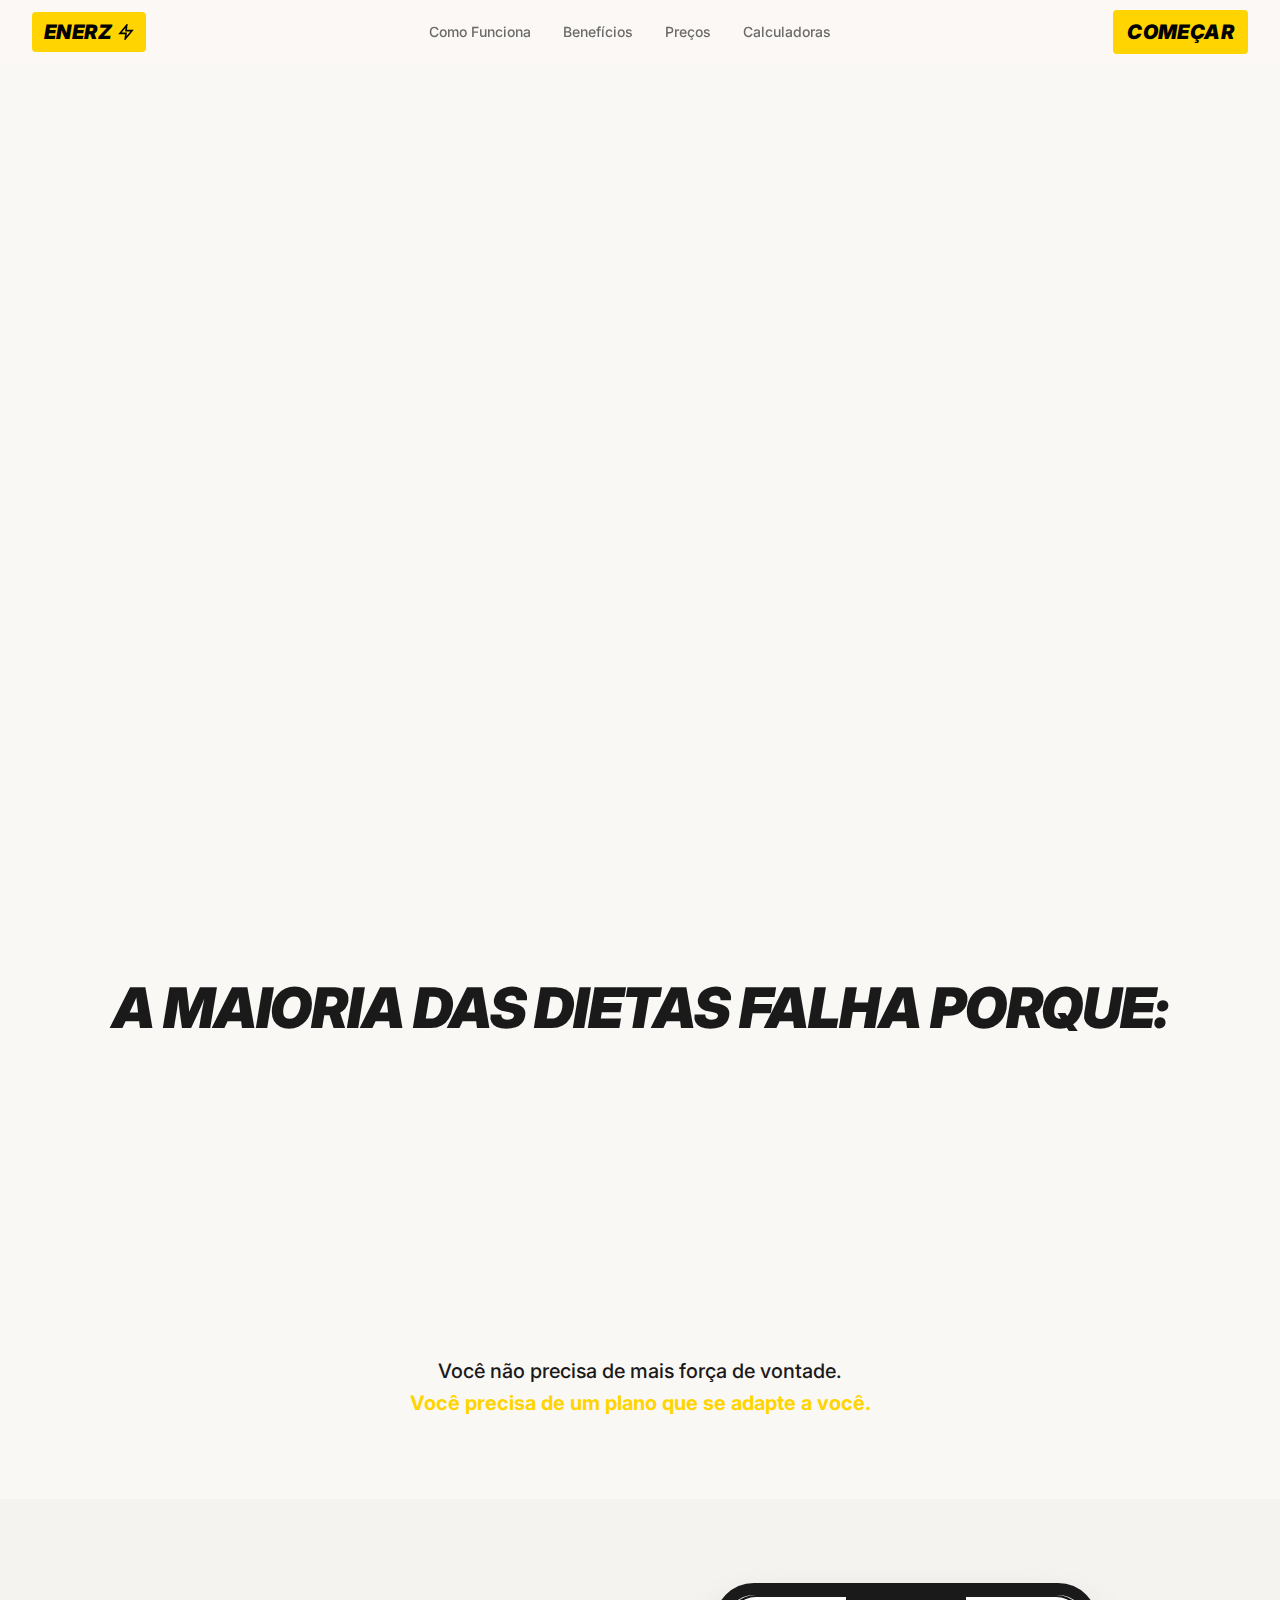
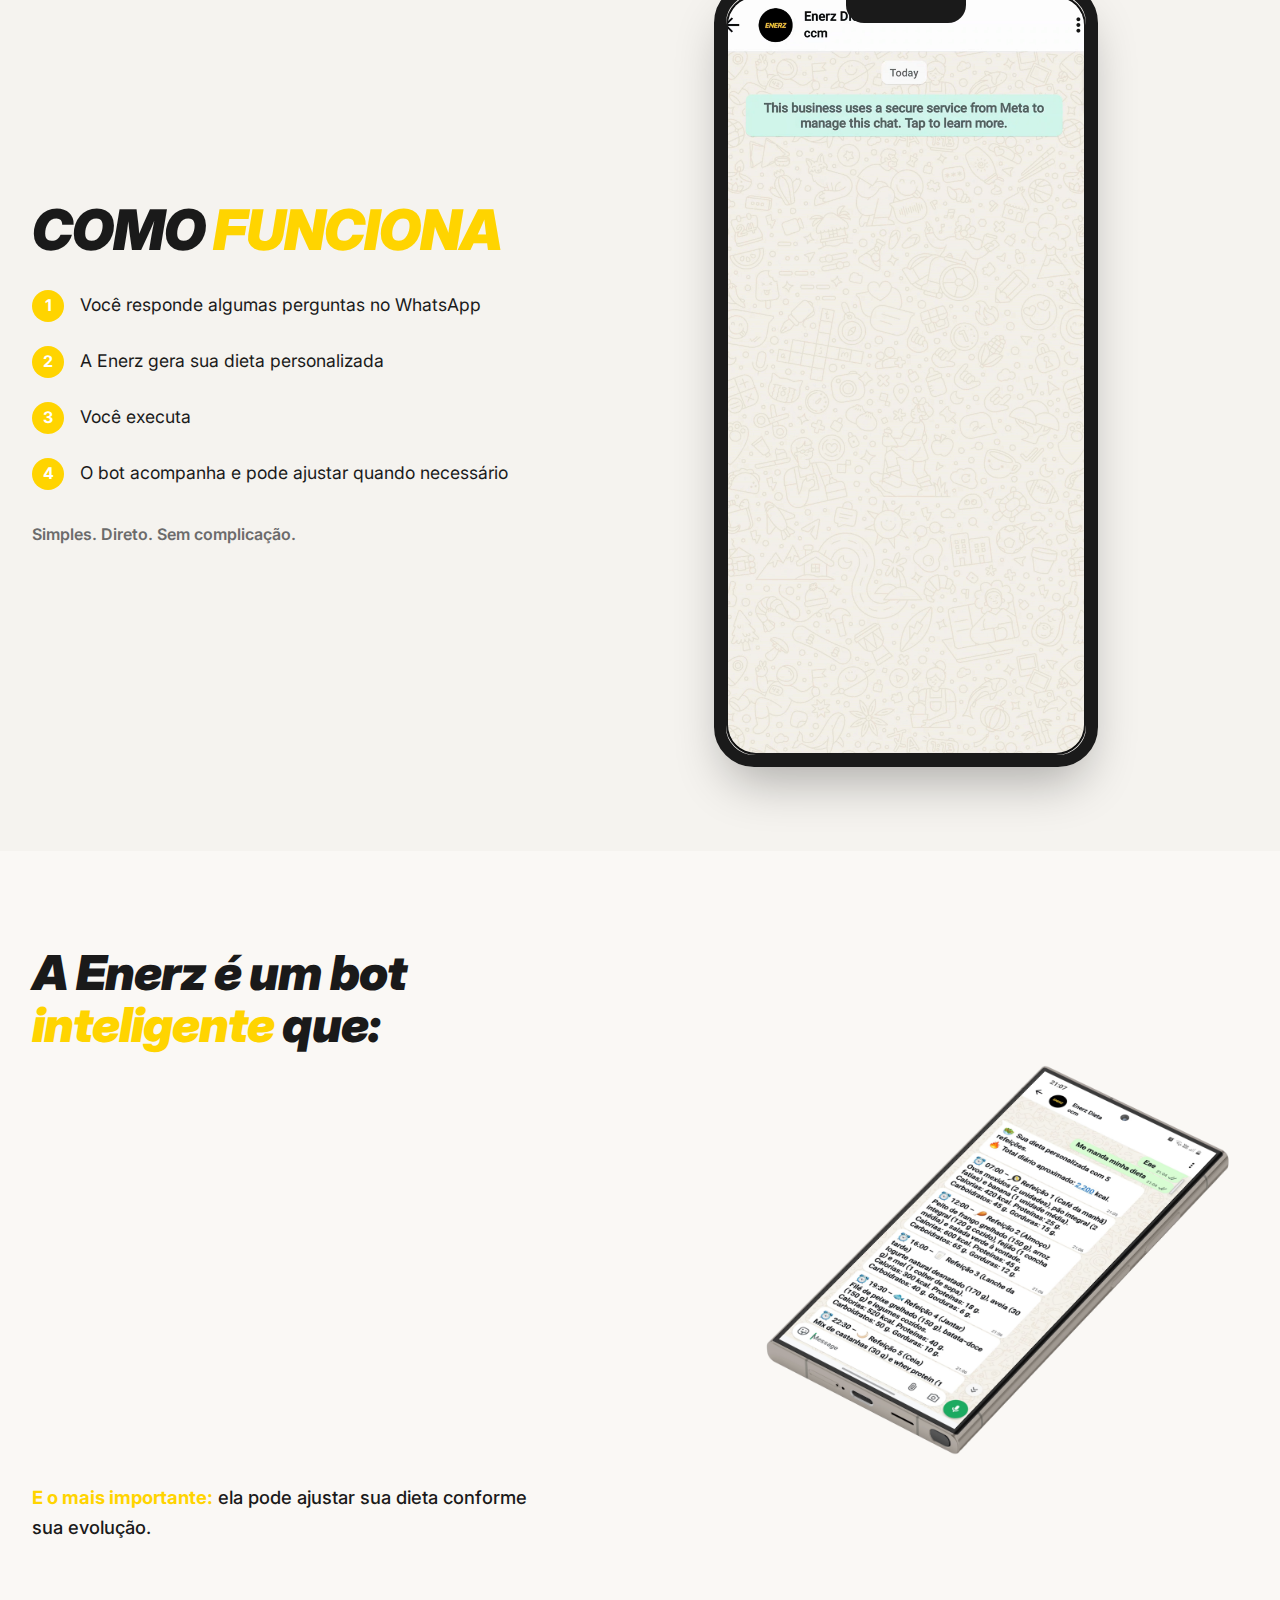
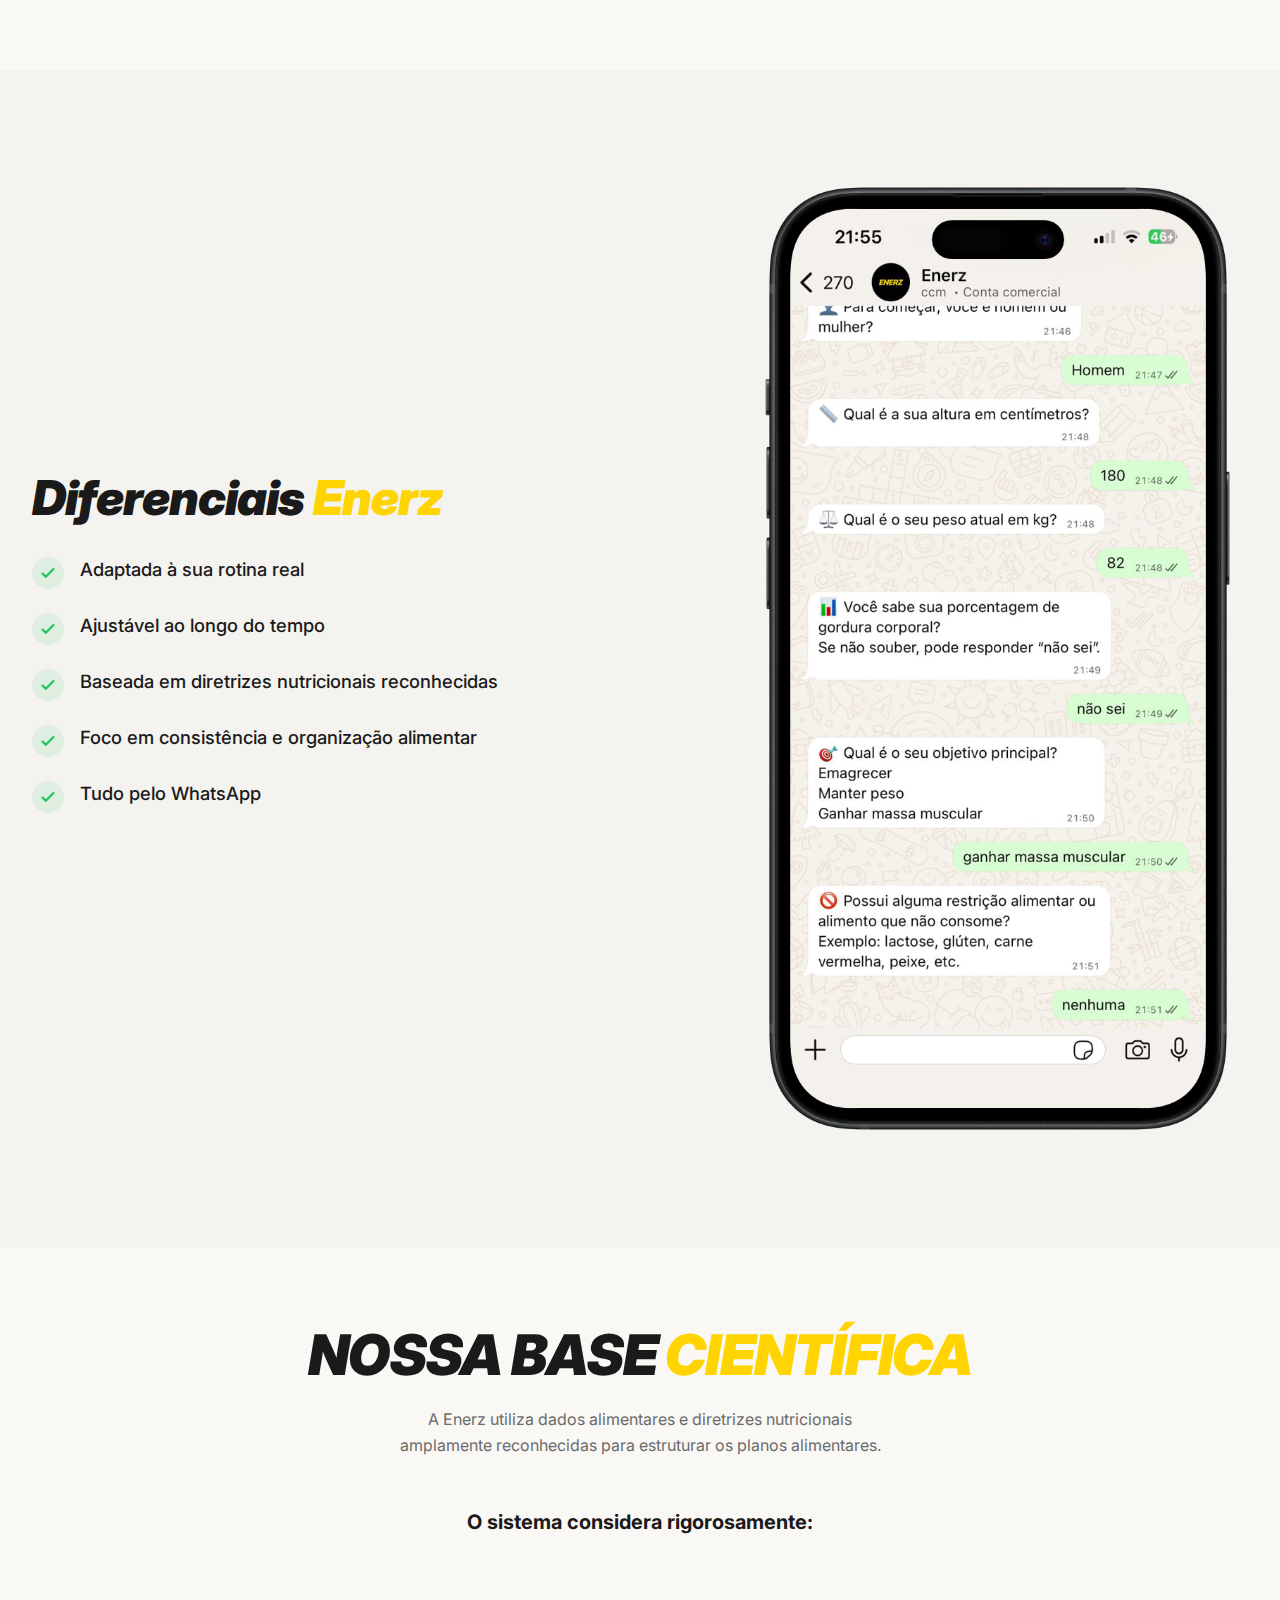
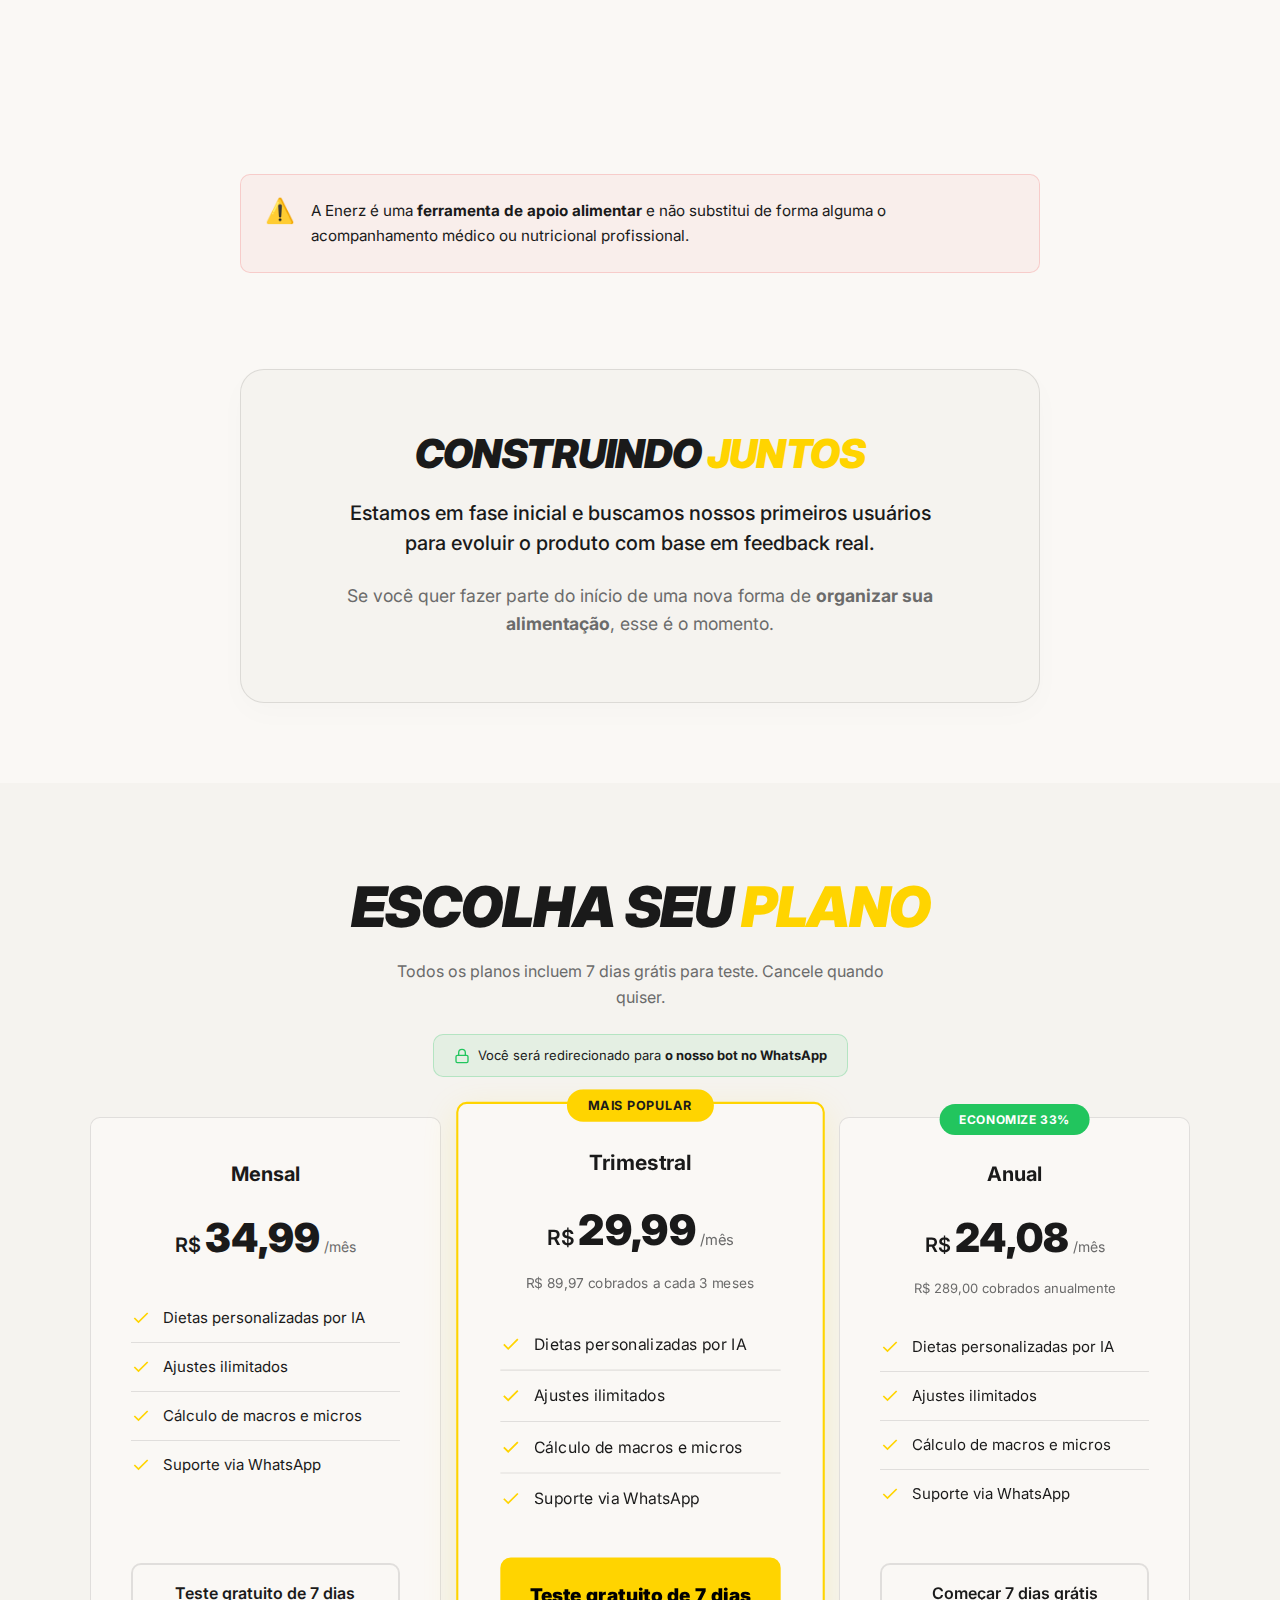
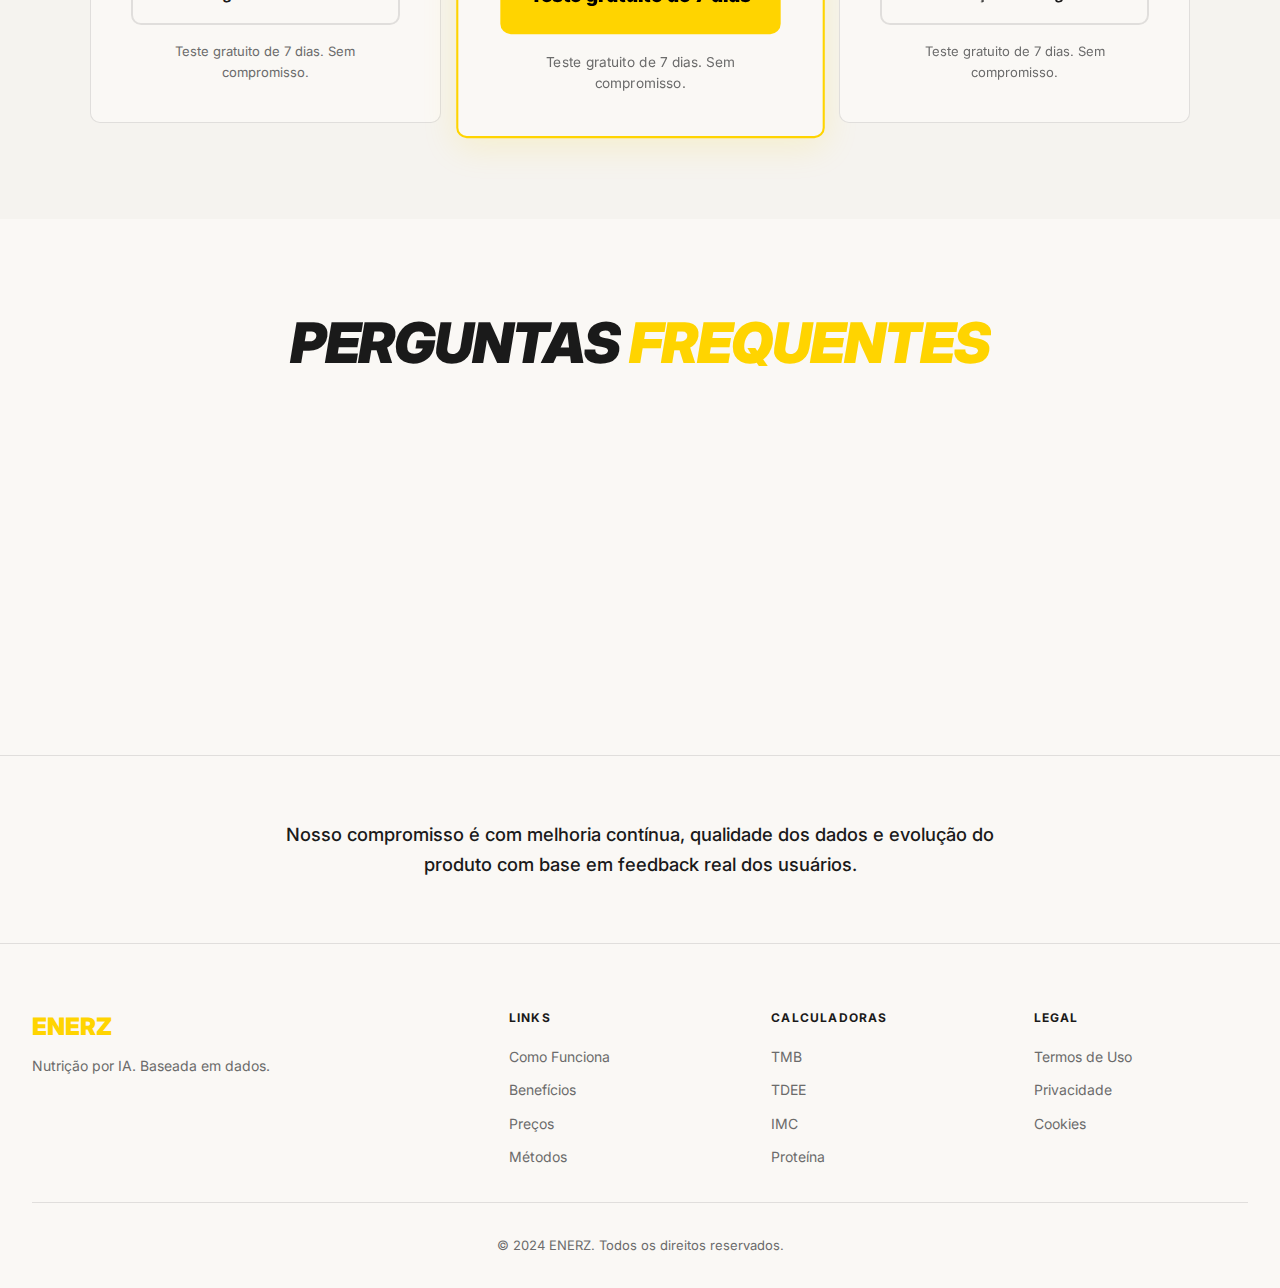
<file: index.html>
<!DOCTYPE html>
<html lang="pt-BR">

<head>
    <meta charset="UTF-8">
    <meta name="viewport" content="width=device-width, initial-scale=1.0, viewport-fit=cover">
    <meta name="description"
        content="Sua dieta em 3 minutos. Baseada em dados, não em promessas. Foco em qualidade e precisão com IA.">
    <meta name="theme-color" content="#FAF8F5">
    <title>ENERZ | Nutrição por IA</title>
    <link rel="icon" type="image/png" href="enerz.png">

    <!-- Preload critical assets -->
    <link rel="preconnect" href="https://fonts.googleapis.com">
    <link rel="preconnect" href="https://fonts.gstatic.com" crossorigin>
    <link href="https://fonts.googleapis.com/css2?family=Inter:wght@400;500;600;700;900&display=swap" rel="stylesheet">

    <link rel="stylesheet" href="styles.css">

    <!-- Microsoft Clarity -->
    <script type="text/javascript">
        (function (c, l, a, r, i, t, y) {
            c[a] = c[a] || function () { (c[a].q = c[a].q || []).push(arguments) };
            t = l.createElement(r); t.async = 1; t.src = "https://www.clarity.ms/tag/" + i;
            y = l.getElementsByTagName(r)[0]; y.parentNode.insertBefore(t, y);
        })(window, document, "clarity", "script", "v8k1nxbbd2");
    </script>

    <!-- Meta Pixel Code -->
    <script>
        !function (f, b, e, v, n, t, s) {
            if (f.fbq) return; n = f.fbq = function () {
                n.callMethod ?
                    n.callMethod.apply(n, arguments) : n.queue.push(arguments)
            };
            if (!f._fbq) f._fbq = n; n.push = n; n.loaded = !0; n.version = '2.0';
            n.queue = []; t = b.createElement(e); t.async = !0;
            t.src = v; s = b.getElementsByTagName(e)[0];
            s.parentNode.insertBefore(t, s)
        }(window, document, 'script',
            'https://connect.facebook.net/en_US/fbevents.js');
        fbq('init', '1793118674712620');
        fbq('track', 'PageView');
    </script>
    <noscript><img height="1" width="1" style="display:none"
            src="https://www.facebook.com/tr?id=1793118674712620&ev=PageView&noscript=1" /></noscript>
</head>

<body>
    <!-- Navbar -->
    <nav class="navbar" id="navbar">
        <div class="navbar-container">
            <a href="#" class="logo">
                ENERZ
                <svg width="16" height="16" viewBox="0 0 24 24" fill="none" stroke="currentColor" stroke-width="2.5">
                    <polygon points="13 2 3 14 12 14 11 22 21 10 12 10 13 2"></polygon>
                </svg>
            </a>

            <div class="nav-links">
                <a href="#como-funciona">Como Funciona</a>
                <a href="#beneficios">Benefícios</a>
                <a href="#precos">Preços</a>
                <a href="/calculadora">Calculadoras</a>
            </div>

            <a href="https://wa.me/5534991355078?text=Ol%C3%A1!%20Quero%20testar%20a%20ENERZ!" target="_blank"
                class="btn btn-primary nav-cta">Começar</a>

            <button class="menu-toggle" id="menuToggle" aria-label="Menu">
                <svg width="24" height="24" viewBox="0 0 24 24" fill="none" stroke="currentColor" stroke-width="2">
                    <line x1="3" y1="6" x2="21" y2="6"></line>
                    <line x1="3" y1="12" x2="21" y2="12"></line>
                    <line x1="3" y1="18" x2="21" y2="18"></line>
                </svg>
            </button>

            <!-- Scroll Progress Line -->
            <svg class="scroll-progress-line" aria-hidden="true">
                <line x1="0" y1="0" x2="100%" y2="0" stroke-dasharray="1000" stroke-dashoffset="1000" />
            </svg>
        </div>
    </nav>

    <!-- Mobile Menu -->
    <div class="mobile-menu" id="mobileMenu">
        <div class="mobile-menu-overlay" id="menuOverlay"></div>
        <div class="mobile-menu-content">
            <div class="mobile-menu-header">
                <span class="logo">ENERZ</span>
                <button class="menu-close" id="menuClose" aria-label="Fechar">
                    <svg width="24" height="24" viewBox="0 0 24 24" fill="none" stroke="currentColor" stroke-width="2">
                        <line x1="18" y1="6" x2="6" y2="18"></line>
                        <line x1="6" y1="6" x2="18" y2="18"></line>
                    </svg>
                </button>
            </div>
            <div class="mobile-menu-links">
                <a href="#como-funciona">Como Funciona</a>
                <a href="#beneficios">Benefícios</a>
                <a href="#precos">Preços</a>
                <a href="/calculadora">Calculadoras</a>
            </div>
            <a href="https://wa.me/5534991355078?text=Ol%C3%A1!%20Quero%20testar%20a%20ENERZ!" target="_blank"
                class="btn btn-primary mobile-menu-cta">Começar</a>
        </div>
    </div>

    <!-- Hero Section -->
    <section class="hero" id="hero">
        <div class="hero-bg">
        </div>
        <div class="container hero-content">

            <h1 class="hero-title animate-fade-up delay-1">
                Você não falha na dieta. <span class="text-primary">Ela que falha</span> em se adaptar a você.
            </h1>
            <p class="hero-subtitle animate-fade-up delay-2">
                A Enerz cria e ajusta sua dieta direto no WhatsApp, considerando sua rotina, preferências e objetivos —
                de forma simples e personalizada.
            </p>
            <div class="hero-cta-group animate-fade-up delay-3"
                style="display: flex; flex-direction: column; gap: 1rem; align-items: center;">
                <a href="https://wa.me/5534991355078?text=Ol%C3%A1!%20Quero%20minha%20dieta%20personalizada!"
                    target="_blank" class="btn btn-primary btn-lg">
                    Quero minha dieta personalizada
                    <svg width="20" height="20" viewBox="0 0 24 24" fill="none" stroke="currentColor" stroke-width="2">
                        <line x1="5" y1="12" x2="19" y2="12"></line>
                        <polyline points="12 5 19 12 12 19"></polyline>
                    </svg>
                </a>
                <a href="https://wa.me/5534991355078?text=Ol%C3%A1!%20Quero%20testar%20gratuitamente%20por%207%20dias!"
                    target="_blank" class="btn btn-outline btn-lg"
                    style="border: none; background: transparent; color: var(--text); padding: 0.5rem;">
                    Testar gratuitamente por 7 dias
                </a>
            </div>
        </div>
    </section>

    <!-- Problema Section -->
    <section class="problema" id="problema" style="padding: 5rem 0; background: var(--bg-alt);">
        <div class="container">
            <h2 class="section-title text-center">A maioria das dietas falha porque:</h2>
            <div class="features-list"
                style="max-width: 800px; margin: 3rem auto; display: grid; grid-template-columns: repeat(auto-fit, minmax(280px, 1fr)); gap: 1.5rem;">
                <div class="feature-card"
                    style="display: flex; align-items: flex-start; gap: 1rem; padding: 1.5rem; background: var(--card-bg); border-radius: 12px; border: 1px solid var(--border);">
                    <div class="feature-icon"
                        style="color: #ef4444; flex-shrink: 0; background: rgba(239, 68, 68, 0.1); width: 32px; height: 32px; border-radius: 50%; display: flex; align-items: center; justify-content: center;">
                        <svg width="16" height="16" viewBox="0 0 24 24" fill="none" stroke="currentColor"
                            stroke-width="3">
                            <line x1="18" y1="6" x2="6" y2="18"></line>
                            <line x1="6" y1="6" x2="18" y2="18"></line>
                        </svg>
                    </div>
                    <p style="margin: 0; font-weight: 500; font-size: 1.1rem; line-height: 1.4;">Não se adaptam à sua
                        rotina real</p>
                </div>
                <div class="feature-card"
                    style="display: flex; align-items: flex-start; gap: 1rem; padding: 1.5rem; background: var(--card-bg); border-radius: 12px; border: 1px solid var(--border);">
                    <div class="feature-icon"
                        style="color: #ef4444; flex-shrink: 0; background: rgba(239, 68, 68, 0.1); width: 32px; height: 32px; border-radius: 50%; display: flex; align-items: center; justify-content: center;">
                        <svg width="16" height="16" viewBox="0 0 24 24" fill="none" stroke="currentColor"
                            stroke-width="3">
                            <line x1="18" y1="6" x2="6" y2="18"></line>
                            <line x1="6" y1="6" x2="18" y2="18"></line>
                        </svg>
                    </div>
                    <p style="margin: 0; font-weight: 500; font-size: 1.1rem; line-height: 1.4;">Ignoram seus gostos e
                        preferências</p>
                </div>
                <div class="feature-card"
                    style="display: flex; align-items: flex-start; gap: 1rem; padding: 1.5rem; background: var(--card-bg); border-radius: 12px; border: 1px solid var(--border);">
                    <div class="feature-icon"
                        style="color: #ef4444; flex-shrink: 0; background: rgba(239, 68, 68, 0.1); width: 32px; height: 32px; border-radius: 50%; display: flex; align-items: center; justify-content: center;">
                        <svg width="16" height="16" viewBox="0 0 24 24" fill="none" stroke="currentColor"
                            stroke-width="3">
                            <line x1="18" y1="6" x2="6" y2="18"></line>
                            <line x1="6" y1="6" x2="18" y2="18"></line>
                        </svg>
                    </div>
                    <p style="margin: 0; font-weight: 500; font-size: 1.1rem; line-height: 1.4;">Não acompanham suas
                        mudanças ao longo do tempo</p>
                </div>
                <div class="feature-card"
                    style="display: flex; align-items: flex-start; gap: 1rem; padding: 1.5rem; background: var(--card-bg); border-radius: 12px; border: 1px solid var(--border);">
                    <div class="feature-icon"
                        style="color: #ef4444; flex-shrink: 0; background: rgba(239, 68, 68, 0.1); width: 32px; height: 32px; border-radius: 50%; display: flex; align-items: center; justify-content: center;">
                        <svg width="16" height="16" viewBox="0 0 24 24" fill="none" stroke="currentColor"
                            stroke-width="3">
                            <line x1="18" y1="6" x2="6" y2="18"></line>
                            <line x1="6" y1="6" x2="18" y2="18"></line>
                        </svg>
                    </div>
                    <p style="margin: 0; font-weight: 500; font-size: 1.1rem; line-height: 1.4;">São difíceis de manter
                    </p>
                </div>
            </div>
            <p class="section-subtitle text-center"
                style="font-size: 1.25rem; font-weight: 500; color: var(--text); max-width: 600px; margin: 0 auto;">
                Você não precisa de mais força de vontade.<br>
                <span class="text-primary" style="font-weight: 700;">Você precisa de um plano que se adapte a
                    você.</span>
            </p>
        </div>
    </section>

    <!-- Video Hero Section -->
    <section class="video-hero" id="como-funciona">
        <div class="container">
            <div class="video-hero-grid">
                <div class="video-hero-content">

                    <h2 class="section-title">Como <span class="text-primary">Funciona</span></h2>
                    <ul
                        style="list-style: none; padding: 0; margin: 2rem 0; display: flex; flex-direction: column; gap: 1.5rem;">
                        <li style="display: flex; gap: 1rem; align-items: center;">
                            <div
                                style="background: var(--primary); color: white; width: 32px; height: 32px; border-radius: 50%; display: flex; align-items: center; justify-content: center; font-weight: bold; flex-shrink: 0;">
                                1</div>
                            <p style="margin: 0; font-size: 1.1rem; line-height: 1.4;">Você responde algumas perguntas
                                no WhatsApp</p>
                        </li>
                        <li style="display: flex; gap: 1rem; align-items: center;">
                            <div
                                style="background: var(--primary); color: white; width: 32px; height: 32px; border-radius: 50%; display: flex; align-items: center; justify-content: center; font-weight: bold; flex-shrink: 0;">
                                2</div>
                            <p style="margin: 0; font-size: 1.1rem; line-height: 1.4;">A Enerz gera sua dieta
                                personalizada</p>
                        </li>
                        <li style="display: flex; gap: 1rem; align-items: center;">
                            <div
                                style="background: var(--primary); color: white; width: 32px; height: 32px; border-radius: 50%; display: flex; align-items: center; justify-content: center; font-weight: bold; flex-shrink: 0;">
                                3</div>
                            <p style="margin: 0; font-size: 1.1rem; line-height: 1.4;">Você executa</p>
                        </li>
                        <li style="display: flex; gap: 1rem; align-items: center;">
                            <div
                                style="background: var(--primary); color: white; width: 32px; height: 32px; border-radius: 50%; display: flex; align-items: center; justify-content: center; font-weight: bold; flex-shrink: 0;">
                                4</div>
                            <p style="margin: 0; font-size: 1.1rem; line-height: 1.4;">O bot acompanha e pode ajustar
                                quando necessário</p>
                        </li>
                    </ul>
                    <p class="section-subtitle" style="font-weight: 600; text-align: left; margin: 0;">
                        Simples. Direto. Sem complicação.
                    </p>
                </div>
                <div class="video-mockup">
                    <div class="video-container">
                        <video autoplay muted loop playsinline controlsList="nodownload" oncontextmenu="return false;"
                            disablePictureInPicture>
                            <source src="assets/videopronto.mp4" type="video/mp4">
                        </video>
                    </div>
                </div>
            </div>
        </div>
    </section>

    <!-- App Showcase Section -->
    <section class="app-showcase">
        <div class="container">
            <div class="showcase-grid">
                <div class="showcase-content">
                    <h2 class="showcase-title">A Enerz é um bot <span class="text-primary">inteligente</span> que:</h2>
                    <div class="features-list">
                        <div class="feature-card">
                            <div class="feature-icon">
                                <svg width="20" height="20" viewBox="0 0 24 24" fill="none" stroke="currentColor"
                                    stroke-width="2">
                                    <polyline points="20 6 9 17 4 12"></polyline>
                                </svg>
                            </div>
                            <div class="feature-text">
                                <h3>Coleta suas informações</h3>
                            </div>
                        </div>
                        <div class="feature-card">
                            <div class="feature-icon">
                                <svg width="20" height="20" viewBox="0 0 24 24" fill="none" stroke="currentColor"
                                    stroke-width="2">
                                    <polyline points="20 6 9 17 4 12"></polyline>
                                </svg>
                            </div>
                            <div class="feature-text">
                                <h3>Entende suas preferências alimentares</h3>
                            </div>
                        </div>
                        <div class="feature-card">
                            <div class="feature-icon">
                                <svg width="20" height="20" viewBox="0 0 24 24" fill="none" stroke="currentColor"
                                    stroke-width="2">
                                    <polyline points="20 6 9 17 4 12"></polyline>
                                </svg>
                            </div>
                            <div class="feature-text">
                                <h3>Considera seu objetivo</h3>
                                <p style="font-size: 0.9rem;">Emagrecimento, ganho de massa, organização alimentar</p>
                            </div>
                        </div>
                        <div class="feature-card">
                            <div class="feature-icon">
                                <svg width="20" height="20" viewBox="0 0 24 24" fill="none" stroke="currentColor"
                                    stroke-width="2">
                                    <polyline points="20 6 9 17 4 12"></polyline>
                                </svg>
                            </div>
                            <div class="feature-text">
                                <h3>Gera uma dieta personalizada para você</h3>
                            </div>
                        </div>
                    </div>
                    <p class="showcase-subtitle"
                        style="margin-top: 2.5rem; font-weight: 500; text-align: left; font-size: 1.15rem; color: var(--text);">
                        <span class="text-primary" style="font-weight: 700;">E o mais importante:</span> ela pode
                        ajustar sua dieta conforme sua evolução.
                    </p>
                </div>
                <div class="showcase-image">
                    <picture>
                        <source srcset="assets/phone-mockup-1.avif" type="image/avif">
                        <img src="assets/phone-mockup-1.png" alt="ENERZ App" loading="lazy" width="507" height="1014">
                    </picture>
                </div>
            </div>
        </div>
    </section>

    <!-- Feature Showcase Section -->
    <section class="feature-showcase" id="beneficios">
        <div class="container">
            <div class="showcase-grid reverse">
                <div class="showcase-image">
                    <picture>
                        <source srcset="assets/phone-mockup-2.avif" type="image/avif">
                        <img src="assets/phone-mockup-2.png" alt="ENERZ Features" loading="lazy" width="380"
                            height="761">
                    </picture>
                </div>
                <div class="showcase-content">
                    <h2 class="showcase-title">Diferenciais <span class="text-primary">Enerz</span></h2>
                    <ul class="diferenciais-list"
                        style="list-style: none; padding: 0; margin: 2rem 0; display: flex; flex-direction: column; gap: 1.5rem;">
                        <li
                            style="display: flex; align-items: flex-start; gap: 1rem; font-size: 1.15rem; font-weight: 500; line-height: 1.4;">
                            <div
                                style="background: rgba(34, 197, 94, 0.1); color: #22c55e; width: 32px; height: 32px; border-radius: 50%; display: flex; align-items: center; justify-content: center; flex-shrink: 0;">
                                <svg width="18" height="18" viewBox="0 0 24 24" fill="none" stroke="currentColor"
                                    stroke-width="3">
                                    <polyline points="20 6 9 17 4 12"></polyline>
                                </svg>
                            </div>
                            Adaptada à sua rotina real
                        </li>
                        <li
                            style="display: flex; align-items: flex-start; gap: 1rem; font-size: 1.15rem; font-weight: 500; line-height: 1.4;">
                            <div
                                style="background: rgba(34, 197, 94, 0.1); color: #22c55e; width: 32px; height: 32px; border-radius: 50%; display: flex; align-items: center; justify-content: center; flex-shrink: 0;">
                                <svg width="18" height="18" viewBox="0 0 24 24" fill="none" stroke="currentColor"
                                    stroke-width="3">
                                    <polyline points="20 6 9 17 4 12"></polyline>
                                </svg>
                            </div>
                            Ajustável ao longo do tempo
                        </li>
                        <li
                            style="display: flex; align-items: flex-start; gap: 1rem; font-size: 1.15rem; font-weight: 500; line-height: 1.4;">
                            <div
                                style="background: rgba(34, 197, 94, 0.1); color: #22c55e; width: 32px; height: 32px; border-radius: 50%; display: flex; align-items: center; justify-content: center; flex-shrink: 0;">
                                <svg width="18" height="18" viewBox="0 0 24 24" fill="none" stroke="currentColor"
                                    stroke-width="3">
                                    <polyline points="20 6 9 17 4 12"></polyline>
                                </svg>
                            </div>
                            Baseada em diretrizes nutricionais reconhecidas
                        </li>
                        <li
                            style="display: flex; align-items: flex-start; gap: 1rem; font-size: 1.15rem; font-weight: 500; line-height: 1.4;">
                            <div
                                style="background: rgba(34, 197, 94, 0.1); color: #22c55e; width: 32px; height: 32px; border-radius: 50%; display: flex; align-items: center; justify-content: center; flex-shrink: 0;">
                                <svg width="18" height="18" viewBox="0 0 24 24" fill="none" stroke="currentColor"
                                    stroke-width="3">
                                    <polyline points="20 6 9 17 4 12"></polyline>
                                </svg>
                            </div>
                            Foco em consistência e organização alimentar
                        </li>
                        <li
                            style="display: flex; align-items: flex-start; gap: 1rem; font-size: 1.15rem; font-weight: 500; line-height: 1.4;">
                            <div
                                style="background: rgba(34, 197, 94, 0.1); color: #22c55e; width: 32px; height: 32px; border-radius: 50%; display: flex; align-items: center; justify-content: center; flex-shrink: 0;">
                                <svg width="18" height="18" viewBox="0 0 24 24" fill="none" stroke="currentColor"
                                    stroke-width="3">
                                    <polyline points="20 6 9 17 4 12"></polyline>
                                </svg>
                            </div>
                            Tudo pelo WhatsApp
                        </li>
                    </ul>
                </div>
            </div>
        </div>
    </section>

    <!-- Base Científica Section -->
    <section class="base-cientifica" style="padding: 5rem 0 2rem; background: var(--bg);">
        <div class="container">
            <h2 class="section-title text-center">Nossa Base <span class="text-primary">Científica</span></h2>
            <p class="section-subtitle text-center" style="margin: 0 auto 3rem;">
                A Enerz utiliza dados alimentares e diretrizes nutricionais amplamente reconhecidas para estruturar os
                planos alimentares.
            </p>

            <div class="app-showcase" style="padding: 0;">
                <div class="showcase-content" style="max-width: 800px; margin: 0 auto;">
                    <h3 style="font-size: 1.25rem; font-weight: 700; margin-bottom: 1.5rem; text-align: center;">O
                        sistema considera rigorosamente:</h3>
                    <div class="features-list"
                        style="display: grid; grid-template-columns: repeat(auto-fit, minmax(280px, 1fr)); gap: 1rem;">
                        <div class="feature-card">
                            <div class="feature-icon">
                                <svg width="20" height="20" viewBox="0 0 24 24" fill="none" stroke="currentColor"
                                    stroke-width="2">
                                    <polyline points="20 6 9 17 4 12"></polyline>
                                </svg>
                            </div>
                            <div class="feature-text">
                                <h3 style="margin: 0; padding-top: 0.2rem;">Preferências alimentares</h3>
                            </div>
                        </div>
                        <div class="feature-card">
                            <div class="feature-icon">
                                <svg width="20" height="20" viewBox="0 0 24 24" fill="none" stroke="currentColor"
                                    stroke-width="2">
                                    <polyline points="20 6 9 17 4 12"></polyline>
                                </svg>
                            </div>
                            <div class="feature-text">
                                <h3 style="margin: 0; padding-top: 0.2rem;">Restrições declaradas</h3>
                            </div>
                        </div>
                        <div class="feature-card">
                            <div class="feature-icon">
                                <svg width="20" height="20" viewBox="0 0 24 24" fill="none" stroke="currentColor"
                                    stroke-width="2">
                                    <polyline points="20 6 9 17 4 12"></polyline>
                                </svg>
                            </div>
                            <div class="feature-text">
                                <h3 style="margin: 0; padding-top: 0.2rem;">Objetivos físicos</h3>
                            </div>
                        </div>
                        <div class="feature-card">
                            <div class="feature-icon">
                                <svg width="20" height="20" viewBox="0 0 24 24" fill="none" stroke="currentColor"
                                    stroke-width="2">
                                    <polyline points="20 6 9 17 4 12"></polyline>
                                </svg>
                            </div>
                            <div class="feature-text">
                                <h3 style="margin: 0; padding-top: 0.2rem;">Inf. de saúde do usuário</h3>
                            </div>
                        </div>
                    </div>

                    <div
                        style="margin-top: 2rem; background: rgba(239, 68, 68, 0.05); border: 1px solid rgba(239, 68, 68, 0.2); border-radius: var(--radius); padding: 1.5rem; display: flex; align-items: flex-start; gap: 1rem;">
                        <span style="font-size: 1.5rem; line-height: 1;">⚠️</span>
                        <p style="margin: 0; font-size: 0.95rem; line-height: 1.6; color: var(--text);">A Enerz é uma
                            <strong>ferramenta de apoio alimentar</strong> e não substitui de forma alguma o
                            acompanhamento médico ou nutricional profissional.
                        </p>
                    </div>
                </div>
            </div>
        </div>
    </section>

    <!-- Prova Social Section -->
    <section class="prova-social" style="padding: 4rem 0 5rem; background: var(--bg);">
        <div class="container">
            <div
                style="max-width: 800px; margin: 0 auto; background: var(--secondary); border: 1px solid var(--border); border-radius: 24px; padding: 4rem 2rem; text-align: center; box-shadow: 0 10px 30px rgba(0,0,0,0.02);">

                <h2 class="section-title" style="font-size: 2.5rem; margin-bottom: 1.5rem;">Construindo <span
                        class="text-primary">Juntos</span></h2>
                <p
                    style="font-size: 1.25rem; font-weight: 500; color: var(--foreground); margin-bottom: 1.5rem; line-height: 1.5; max-width: 600px; margin-left: auto; margin-right: auto;">
                    Estamos em fase inicial e buscamos nossos primeiros usuários para evoluir o produto com base em
                    feedback real.
                </p>
                <p
                    style="color: var(--muted-foreground); font-size: 1.1rem; line-height: 1.6; max-width: 600px; margin-left: auto; margin-right: auto;">
                    Se você quer fazer parte do início de uma nova forma de <strong>organizar sua alimentação</strong>,
                    esse é o momento.
                </p>
            </div>
        </div>
    </section>

    <!-- Pricing Section -->
    <section class="pricing" id="precos">
        <div class="container">
            <h2 class="section-title text-center">Escolha seu <span class="text-primary">Plano</span></h2>
            <p class="section-subtitle text-center" style="max-width: 500px; margin: 0 auto 1.5rem;">Todos os planos
                incluem 7 dias grátis para teste. Cancele quando quiser.</p>
            <div class="pricing-security-note">
                <svg width="16" height="16" viewBox="0 0 24 24" fill="none" stroke="currentColor" stroke-width="2">
                    <rect x="3" y="11" width="18" height="11" rx="2" ry="2"></rect>
                    <path d="M7 11V7a5 5 0 0 1 10 0v4"></path>
                </svg>
                <span>Você será redirecionado para <strong>o nosso bot no WhatsApp</strong></span>
            </div>

            <div class="pricing-switch-wrapper">
                <div class="pricing-switch">
                    <button class="switch-btn" data-plan="mensal">Mensal</button>
                    <button class="switch-btn active" data-plan="trimestral">Trimestral</button>
                    <button class="switch-btn" data-plan="anual">Anual</button>
                </div>
            </div>

            <div class="pricing-grid">
                <!-- Mensal -->
                <div class="pricing-card" id="pricing-mensal">
                    <div class="pricing-card-header">
                        <h3 class="plan-name">Mensal</h3>
                    </div>
                    <div class="price-display">
                        <div class="price">
                            <span class="currency">R$</span>
                            <span class="amount">34,99</span>
                            <span class="period">/mês</span>
                        </div>
                    </div>
                    <ul class="pricing-features">
                        <li>
                            <svg width="20" height="20" viewBox="0 0 24 24" fill="none" stroke="currentColor"
                                stroke-width="2">
                                <polyline points="20 6 9 17 4 12"></polyline>
                            </svg>
                            Dietas personalizadas por IA
                        </li>
                        <li>
                            <svg width="20" height="20" viewBox="0 0 24 24" fill="none" stroke="currentColor"
                                stroke-width="2">
                                <polyline points="20 6 9 17 4 12"></polyline>
                            </svg>
                            Ajustes ilimitados
                        </li>
                        <li>
                            <svg width="20" height="20" viewBox="0 0 24 24" fill="none" stroke="currentColor"
                                stroke-width="2">
                                <polyline points="20 6 9 17 4 12"></polyline>
                            </svg>
                            Cálculo de macros e micros
                        </li>
                        <li>
                            <svg width="20" height="20" viewBox="0 0 24 24" fill="none" stroke="currentColor"
                                stroke-width="2">
                                <polyline points="20 6 9 17 4 12"></polyline>
                            </svg>
                            Suporte via WhatsApp
                        </li>
                    </ul>
                    <a href="https://wa.me/5534991355078?text=Ol%C3%A1!%20Quero%20come%C3%A7ar%20meu%20plano%20MENSAL%20da%20ENERZ%20(7%20dias%20gr%C3%A1tis)"
                        target="_blank" class="btn btn-outline btn-lg pricing-cta">
                        Teste gratuito de 7 dias
                    </a>
                    <p class="pricing-note">Teste gratuito de 7 dias. Sem compromisso.</p>
                </div>

                <!-- Trimestral (Popular) -->
                <div class="pricing-card popular active-plan" id="pricing-trimestral">
                    <div class="popular-badge">Mais Popular</div>
                    <div class="pricing-card-header">
                        <h3 class="plan-name">Trimestral</h3>
                    </div>
                    <div class="price-display">
                        <div class="price">
                            <span class="currency">R$</span>
                            <span class="amount">29,99</span>
                            <span class="period">/mês</span>
                        </div>
                        <p class="price-detail">R$ 89,97 cobrados a cada 3 meses</p>
                    </div>
                    <ul class="pricing-features">
                        <li>
                            <svg width="20" height="20" viewBox="0 0 24 24" fill="none" stroke="currentColor"
                                stroke-width="2">
                                <polyline points="20 6 9 17 4 12"></polyline>
                            </svg>
                            Dietas personalizadas por IA
                        </li>
                        <li>
                            <svg width="20" height="20" viewBox="0 0 24 24" fill="none" stroke="currentColor"
                                stroke-width="2">
                                <polyline points="20 6 9 17 4 12"></polyline>
                            </svg>
                            Ajustes ilimitados
                        </li>
                        <li>
                            <svg width="20" height="20" viewBox="0 0 24 24" fill="none" stroke="currentColor"
                                stroke-width="2">
                                <polyline points="20 6 9 17 4 12"></polyline>
                            </svg>
                            Cálculo de macros e micros
                        </li>
                        <li>
                            <svg width="20" height="20" viewBox="0 0 24 24" fill="none" stroke="currentColor"
                                stroke-width="2">
                                <polyline points="20 6 9 17 4 12"></polyline>
                            </svg>
                            Suporte via WhatsApp
                        </li>
                    </ul>
                    <a href="https://wa.me/5534991355078?text=Ol%C3%A1!%20Quero%20come%C3%A7ar%20meu%20plano%20TRIMESTRAL%20da%20ENERZ%20(7%20dias%20gr%C3%A1tis)"
                        target="_blank" class="btn btn-primary btn-lg pricing-cta">
                        Teste gratuito de 7 dias
                    </a>
                    <p class="pricing-note">Teste gratuito de 7 dias. Sem compromisso.</p>
                </div>

                <!-- Anual -->
                <div class="pricing-card" id="pricing-anual">
                    <div class="savings-badge">Economize 33%</div>
                    <div class="pricing-card-header">
                        <h3 class="plan-name">Anual</h3>
                    </div>
                    <div class="price-display">
                        <div class="price">
                            <span class="currency">R$</span>
                            <span class="amount">24,08</span>
                            <span class="period">/mês</span>
                        </div>
                        <p class="price-detail">R$ 289,00 cobrados anualmente</p>
                    </div>
                    <ul class="pricing-features">
                        <li>
                            <svg width="20" height="20" viewBox="0 0 24 24" fill="none" stroke="currentColor"
                                stroke-width="2">
                                <polyline points="20 6 9 17 4 12"></polyline>
                            </svg>
                            Dietas personalizadas por IA
                        </li>
                        <li>
                            <svg width="20" height="20" viewBox="0 0 24 24" fill="none" stroke="currentColor"
                                stroke-width="2">
                                <polyline points="20 6 9 17 4 12"></polyline>
                            </svg>
                            Ajustes ilimitados
                        </li>
                        <li>
                            <svg width="20" height="20" viewBox="0 0 24 24" fill="none" stroke="currentColor"
                                stroke-width="2">
                                <polyline points="20 6 9 17 4 12"></polyline>
                            </svg>
                            Cálculo de macros e micros
                        </li>
                        <li>
                            <svg width="20" height="20" viewBox="0 0 24 24" fill="none" stroke="currentColor"
                                stroke-width="2">
                                <polyline points="20 6 9 17 4 12"></polyline>
                            </svg>
                            Suporte via WhatsApp
                        </li>
                    </ul>
                    <a href="https://wa.me/5534991355078?text=Ol%C3%A1!%20Quero%20come%C3%A7ar%20meu%20plano%20ANUAL%20da%20ENERZ%20(7%20dias%20gr%C3%A1tis)"
                        target="_blank" class="btn btn-outline btn-lg pricing-cta">
                        Começar 7 dias grátis
                    </a>
                    <p class="pricing-note">Teste gratuito de 7 dias. Sem compromisso.</p>
                </div>
            </div>
        </div>
    </section>

    <!-- FAQ Section -->
    <section class="faq" id="faq">
        <div class="container">
            <h2 class="section-title text-center">Perguntas <span class="text-primary">Frequentes</span></h2>

            <div class="faq-list">
                <div class="faq-item">
                    <button class="faq-question">
                        <span>A Enerz substitui um nutricionista?</span>
                        <svg width="20" height="20" viewBox="0 0 24 24" fill="none" stroke="currentColor"
                            stroke-width="2">
                            <polyline points="6 9 12 15 18 9"></polyline>
                        </svg>
                    </button>
                    <div class="faq-answer">
                        <p>Não. A Enerz é uma ferramenta de apoio para organização alimentar.</p>
                    </div>
                </div>

                <div class="faq-item">
                    <button class="faq-question">
                        <span>Funciona para qualquer objetivo?</span>
                        <svg width="20" height="20" viewBox="0 0 24 24" fill="none" stroke="currentColor"
                            stroke-width="2">
                            <polyline points="6 9 12 15 18 9"></polyline>
                        </svg>
                    </button>
                    <div class="faq-answer">
                        <p>Ela pode ser utilizada para emagrecimento, ganho de massa ou organização alimentar, sempre
                            considerando os dados fornecidos pelo usuário.</p>
                    </div>
                </div>

                <div class="faq-item">
                    <button class="faq-question">
                        <span>Preciso saber contar calorias?</span>
                        <svg width="20" height="20" viewBox="0 0 24 24" fill="none" stroke="currentColor"
                            stroke-width="2">
                            <polyline points="6 9 12 15 18 9"></polyline>
                        </svg>
                    </button>
                    <div class="faq-answer">
                        <p>Não. O bot organiza tudo para você.</p>
                    </div>
                </div>

                <div class="faq-item">
                    <button class="faq-question">
                        <span>Posso cancelar quando quiser?</span>
                        <svg width="20" height="20" viewBox="0 0 24 24" fill="none" stroke="currentColor"
                            stroke-width="2">
                            <polyline points="6 9 12 15 18 9"></polyline>
                        </svg>
                    </button>
                    <div class="faq-answer">
                        <p>Sim.</p>
                    </div>
                </div>
            </div>
        </div>
    </section>

    <!-- Compromisso Section -->
    <section class="compromisso"
        style="padding: 4rem 0; background: var(--card-bg); border-top: 1px solid var(--border);">
        <div class="container" style="text-align: center; max-width: 800px;">
            <p style="font-size: 1.15rem; color: var(--text-muted); line-height: 1.6; font-weight: 500;">
                Nosso compromisso é com melhoria contínua, qualidade dos dados e evolução do produto com base em
                feedback real dos usuários.
            </p>
        </div>
    </section>

    <!-- Footer -->
    <footer class="footer">
        <div class="container">
            <div class="footer-grid">
                <div class="footer-brand">
                    <a href="#" class="footer-logo">ENERZ</a>
                    <p>Nutrição por IA. Baseada em dados.</p>
                </div>

                <div class="footer-links">
                    <h4>Links</h4>
                    <ul>
                        <li><a href="#como-funciona">Como Funciona</a></li>
                        <li><a href="#beneficios">Benefícios</a></li>
                        <li><a href="#precos">Preços</a></li>
                        <li><a href="/calculadora">Métodos</a></li>
                    </ul>
                </div>

                <div class="footer-links">
                    <h4>Calculadoras</h4>
                    <ul>
                        <li><a href="/calculadora#tmb">TMB</a></li>
                        <li><a href="/calculadora#tdee">TDEE</a></li>
                        <li><a href="/calculadora#imc">IMC</a></li>
                        <li><a href="/calculadora#protein">Proteína</a></li>
                    </ul>
                </div>

                <div class="footer-links">
                    <h4>Legal</h4>
                    <ul>
                        <li><a href="/termos">Termos de Uso</a></li>
                        <li><a href="/privacidade">Privacidade</a></li>
                        <li><a href="/cookies">Cookies</a></li>
                    </ul>
                </div>
            </div>

            <div class="footer-bottom">
                <p>&copy; 2024 ENERZ. Todos os direitos reservados.</p>
            </div>
        </div>
    </footer>

    <script src="script.js"></script>
</body>

</html>
</file>
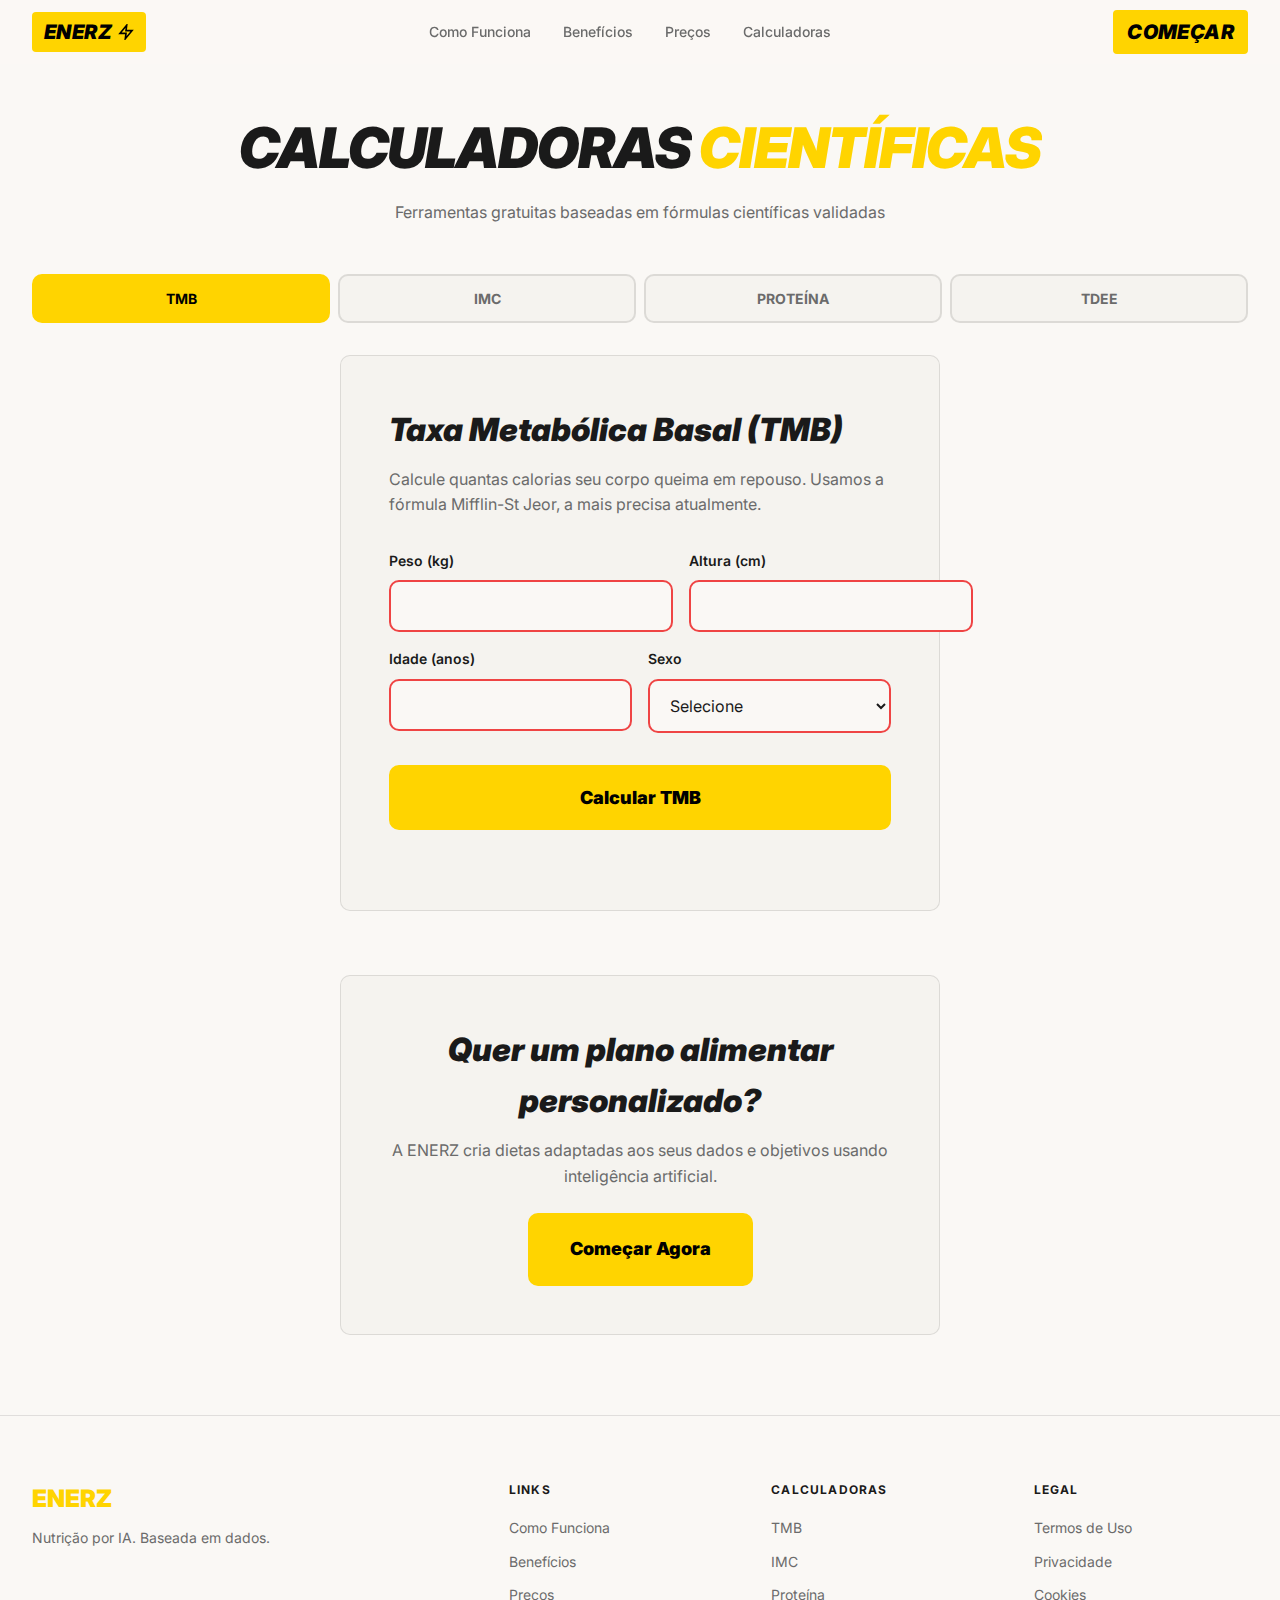
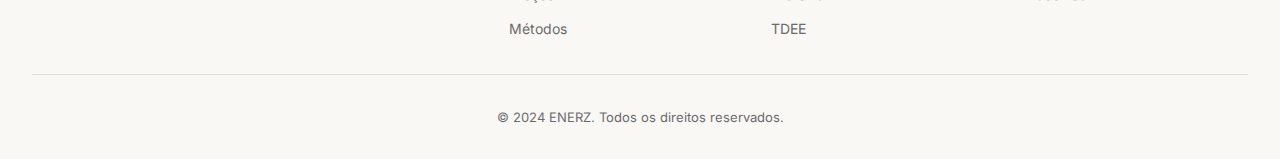
<file: calculadora/index.html>
<!DOCTYPE html>
<html lang="pt-BR">

<head>
    <meta charset="UTF-8">
    <meta name="viewport" content="width=device-width, initial-scale=1.0, viewport-fit=cover">
    <meta name="description"
        content="Calculadoras de saúde gratuitas: TMB, IMC, Proteína Diária e TDEE. Ferramentas científicas para sua nutrição.">
    <meta name="theme-color" content="#FAF8F5">
    <title>Calculadoras de Saúde Gratuitas - TMB, IMC, TDEE | ENERZ</title>
    <link rel="icon" type="image/png" href="/enerz.png">

    <!-- Preload critical assets -->
    <link rel="preconnect" href="https://fonts.googleapis.com">
    <link rel="preconnect" href="https://fonts.gstatic.com" crossorigin>
    <link href="https://fonts.googleapis.com/css2?family=Inter:wght@400;500;600;700;900&display=swap" rel="stylesheet">

    <link rel="stylesheet" href="/styles.css">
    <link rel="stylesheet" href="/calculadora/calculator.css">

    <!-- Microsoft Clarity -->
    <script type="text/javascript">
        (function (c, l, a, r, i, t, y) {
            c[a] = c[a] || function () { (c[a].q = c[a].q || []).push(arguments) };
            t = l.createElement(r); t.async = 1; t.src = "https://www.clarity.ms/tag/" + i;
            y = l.getElementsByTagName(r)[0]; y.parentNode.insertBefore(t, y);
        })(window, document, "clarity", "script", "v8k1nxbbd2");
    </script>

    <!-- Meta Pixel Code -->
    <script>
        !function (f, b, e, v, n, t, s) {
            if (f.fbq) return; n = f.fbq = function () {
                n.callMethod ?
                    n.callMethod.apply(n, arguments) : n.queue.push(arguments)
            };
            if (!f._fbq) f._fbq = n; n.push = n; n.loaded = !0; n.version = '2.0';
            n.queue = []; t = b.createElement(e); t.async = !0;
            t.src = v; s = b.getElementsByTagName(e)[0];
            s.parentNode.insertBefore(t, s)
        }(window, document, 'script',
            'https://connect.facebook.net/en_US/fbevents.js');
        fbq('init', '1793118674712620');
        fbq('track', 'PageView');
    </script>
    <noscript><img height="1" width="1" style="display:none"
            src="https://www.facebook.com/tr?id=1793118674712620&ev=PageView&noscript=1" /></noscript>
</head>

<body>
    <!-- Navbar -->
    <nav class="navbar" id="navbar">
        <div class="navbar-container">
            <a href="/" class="logo">
                ENERZ
                <svg width="16" height="16" viewBox="0 0 24 24" fill="none" stroke="currentColor" stroke-width="2.5">
                    <polygon points="13 2 3 14 12 14 11 22 21 10 12 10 13 2"></polygon>
                </svg>
            </a>

            <div class="nav-links">
                <a href="/#como-funciona">Como Funciona</a>
                <a href="/#beneficios">Benefícios</a>
                <a href="/#precos">Preços</a>
                <a href="/calculadora">Calculadoras</a>
            </div>

            <a href="/#precos" class="btn btn-primary nav-cta">Começar</a>

            <button class="menu-toggle" id="menuToggle" aria-label="Menu">
                <svg width="24" height="24" viewBox="0 0 24 24" fill="none" stroke="currentColor" stroke-width="2">
                    <line x1="3" y1="6" x2="21" y2="6"></line>
                    <line x1="3" y1="12" x2="21" y2="12"></line>
                    <line x1="3" y1="18" x2="21" y2="18"></line>
                </svg>
            </button>
        </div>
    </nav>

    <!-- Mobile Menu -->
    <div class="mobile-menu" id="mobileMenu">
        <div class="mobile-menu-overlay" id="menuOverlay"></div>
        <div class="mobile-menu-content">
            <div class="mobile-menu-header">
                <span class="logo">ENERZ</span>
                <button class="menu-close" id="menuClose" aria-label="Fechar">
                    <svg width="24" height="24" viewBox="0 0 24 24" fill="none" stroke="currentColor" stroke-width="2">
                        <line x1="18" y1="6" x2="6" y2="18"></line>
                        <line x1="6" y1="6" x2="18" y2="18"></line>
                    </svg>
                </button>
            </div>
            <div class="mobile-menu-links">
                <a href="/#como-funciona">Como Funciona</a>
                <a href="/#beneficios">Benefícios</a>
                <a href="/#precos">Preços</a>
                <a href="/calculadora">Calculadoras</a>
            </div>
            <a href="/#precos" class="btn btn-primary mobile-menu-cta">Começar</a>
        </div>
    </div>

    <!-- Calculator Section -->
    <section class="calculator-section">
        <div class="container">
            <div class="calculator-header">
                <h1 class="section-title text-center">
                    Calculadoras <span class="text-primary">Científicas</span>
                </h1>
                <p class="section-subtitle text-center" style="margin: 0 auto 3rem;">
                    Ferramentas gratuitas baseadas em fórmulas científicas validadas
                </p>
            </div>

            <!-- Tab Navigation -->
            <div class="calculator-tabs">
                <button class="tab-btn active" data-tab="tmb">TMB</button>
                <button class="tab-btn" data-tab="imc">IMC</button>
                <button class="tab-btn" data-tab="protein">Proteína</button>
                <button class="tab-btn" data-tab="tdee">TDEE</button>
            </div>

            <!-- Calculator Content -->
            <div class="calculator-content">
                <!-- TMB Calculator -->
                <div class="calculator-panel active" id="tmb">
                    <div class="calculator-card">
                        <h2 class="calculator-title">Taxa Metabólica Basal (TMB)</h2>
                        <p class="calculator-description">
                            Calcule quantas calorias seu corpo queima em repouso. Usamos a fórmula Mifflin-St Jeor, a
                            mais precisa atualmente.
                        </p>

                        <form class="calculator-form" id="tmbForm">
                            <div class="form-row">
                                <div class="form-group">
                                    <label for="tmb-weight">Peso (kg)</label>
                                    <input type="number" id="tmb-weight" step="0.1" min="1" required>
                                </div>
                                <div class="form-group">
                                    <label for="tmb-height">Altura (cm)</label>
                                    <input type="number" id="tmb-height" step="0.1" min="1" required>
                                </div>
                            </div>

                            <div class="form-row">
                                <div class="form-group">
                                    <label for="tmb-age">Idade (anos)</label>
                                    <input type="number" id="tmb-age" min="1" max="120" required>
                                </div>
                                <div class="form-group">
                                    <label for="tmb-gender">Sexo</label>
                                    <select id="tmb-gender" required>
                                        <option value="">Selecione</option>
                                        <option value="male">Masculino</option>
                                        <option value="female">Feminino</option>
                                    </select>
                                </div>
                            </div>

                            <button type="submit" class="btn btn-primary btn-lg">Calcular TMB</button>
                        </form>

                        <div class="result-card hidden" id="tmbResult">
                            <h3>Seu TMB:</h3>
                            <div class="result-value" id="tmbValue"></div>
                            <p class="result-description">calorias por dia em repouso</p>
                        </div>
                    </div>
                </div>

                <!-- IMC Calculator -->
                <div class="calculator-panel" id="imc">
                    <div class="calculator-card">
                        <h2 class="calculator-title">Índice de Massa Corporal (IMC)</h2>
                        <p class="calculator-description">
                            Descubra se seu peso está adequado para sua altura. O IMC é um indicador internacional de
                            saúde.
                        </p>

                        <form class="calculator-form" id="imcForm">
                            <div class="form-row">
                                <div class="form-group">
                                    <label for="imc-weight">Peso (kg)</label>
                                    <input type="number" id="imc-weight" step="0.1" min="1" required>
                                </div>
                                <div class="form-group">
                                    <label for="imc-height">Altura (cm)</label>
                                    <input type="number" id="imc-height" step="0.1" min="1" required>
                                </div>
                            </div>

                            <button type="submit" class="btn btn-primary btn-lg">Calcular IMC</button>
                        </form>

                        <div class="result-card hidden" id="imcResult">
                            <h3>Seu IMC:</h3>
                            <div class="result-value" id="imcValue"></div>
                            <p class="result-description" id="imcClassification"></p>
                        </div>
                    </div>
                </div>

                <!-- Protein Calculator -->
                <div class="calculator-panel" id="protein">
                    <div class="calculator-card">
                        <h2 class="calculator-title">Proteína Diária</h2>
                        <p class="calculator-description">
                            Calcule a quantidade ideal de proteína para seus objetivos e nível de atividade física.
                        </p>

                        <form class="calculator-form" id="proteinForm">
                            <div class="form-row">
                                <div class="form-group">
                                    <label for="protein-weight">Peso (kg)</label>
                                    <input type="number" id="protein-weight" step="0.1" min="1" required>
                                </div>
                                <div class="form-group">
                                    <label for="protein-activity">Nível de Atividade</label>
                                    <select id="protein-activity" required>
                                        <option value="">Selecione</option>
                                        <option value="sedentary">Sedentário</option>
                                        <option value="light">Levemente Ativo</option>
                                        <option value="moderate">Moderadamente Ativo</option>
                                        <option value="active">Muito Ativo</option>
                                        <option value="athlete">Atleta</option>
                                    </select>
                                </div>
                            </div>

                            <button type="submit" class="btn btn-primary btn-lg">Calcular Proteína</button>
                        </form>

                        <div class="result-card hidden" id="proteinResult">
                            <h3>Proteína Diária:</h3>
                            <div class="result-value" id="proteinValue"></div>
                            <p class="result-description">gramas de proteína por dia</p>
                        </div>
                    </div>
                </div>

                <!-- TDEE Calculator -->
                <div class="calculator-panel" id="tdee">
                    <div class="calculator-card">
                        <h2 class="calculator-title">Gasto Calórico Total Diário (TDEE)</h2>
                        <p class="calculator-description">
                            Descubra quantas calorias você queima por dia incluindo suas atividades físicas.
                        </p>

                        <form class="calculator-form" id="tdeeForm">
                            <div class="form-row">
                                <div class="form-group">
                                    <label for="tdee-weight">Peso (kg)</label>
                                    <input type="number" id="tdee-weight" step="0.1" min="1" required>
                                </div>
                                <div class="form-group">
                                    <label for="tdee-height">Altura (cm)</label>
                                    <input type="number" id="tdee-height" step="0.1" min="1" required>
                                </div>
                            </div>

                            <div class="form-row">
                                <div class="form-group">
                                    <label for="tdee-age">Idade (anos)</label>
                                    <input type="number" id="tdee-age" min="1" max="120" required>
                                </div>
                                <div class="form-group">
                                    <label for="tdee-gender">Sexo</label>
                                    <select id="tdee-gender" required>
                                        <option value="">Selecione</option>
                                        <option value="male">Masculino</option>
                                        <option value="female">Feminino</option>
                                    </select>
                                </div>
                            </div>

                            <div class="form-group">
                                <label for="tdee-activity">Nível de Atividade</label>
                                <select id="tdee-activity" required>
                                    <option value="">Selecione</option>
                                    <option value="1.2">Sedentário (pouco ou nenhum exercício)</option>
                                    <option value="1.375">Levemente Ativo (exercício 1-3 dias/semana)</option>
                                    <option value="1.55">Moderadamente Ativo (exercício 3-5 dias/semana)</option>
                                    <option value="1.725">Muito Ativo (exercício 6-7 dias/semana)</option>
                                    <option value="1.9">Extremamente Ativo (exercício 2x/dia)</option>
                                </select>
                            </div>

                            <button type="submit" class="btn btn-primary btn-lg">Calcular TDEE</button>
                        </form>

                        <div class="result-card hidden" id="tdeeResult">
                            <h3>Seu TDEE:</h3>
                            <div class="result-value" id="tdeeValue"></div>
                            <p class="result-description">calorias totais por dia</p>
                        </div>
                    </div>
                </div>
            </div>

            <!-- CTA Section -->
            <div class="calculator-cta">
                <h3>Quer um plano alimentar personalizado?</h3>
                <p>A ENERZ cria dietas adaptadas aos seus dados e objetivos usando inteligência artificial.</p>
                <a href="/#precos" class="btn btn-primary btn-lg">Começar Agora</a>
            </div>
        </div>
    </section>

    <!-- Footer -->
    <footer class="footer">
        <div class="container">
            <div class="footer-grid">
                <div class="footer-brand">
                    <a href="/" class="footer-logo">ENERZ</a>
                    <p>Nutrição por IA. Baseada em dados.</p>
                </div>

                <div class="footer-links">
                    <h4>Links</h4>
                    <ul>
                        <li><a href="/#como-funciona">Como Funciona</a></li>
                        <li><a href="/#beneficios">Benefícios</a></li>
                        <li><a href="/#precos">Preços</a></li>
                        <li><a href="/calculadora">Métodos</a></li>
                    </ul>
                </div>

                <div class="footer-links">
                    <h4>Calculadoras</h4>
                    <ul>
                        <li><a href="/calculadora#tmb">TMB</a></li>
                        <li><a href="/calculadora#imc">IMC</a></li>
                        <li><a href="/calculadora#protein">Proteína</a></li>
                        <li><a href="/calculadora#tdee">TDEE</a></li>
                    </ul>
                </div>

                <div class="footer-links">
                    <h4>Legal</h4>
                    <ul>
                        <li><a href="/termos">Termos de Uso</a></li>
                        <li><a href="/privacidade">Privacidade</a></li>
                        <li><a href="/cookies">Cookies</a></li>
                    </ul>
                </div>
            </div>

            <div class="footer-bottom">
                <p>&copy; 2024 ENERZ. Todos os direitos reservados.</p>
            </div>
        </div>
    </footer>

    <script src="/script.js"></script>
    <script src="/calculadora/calculator.js"></script>
</body>

</html>
</file>
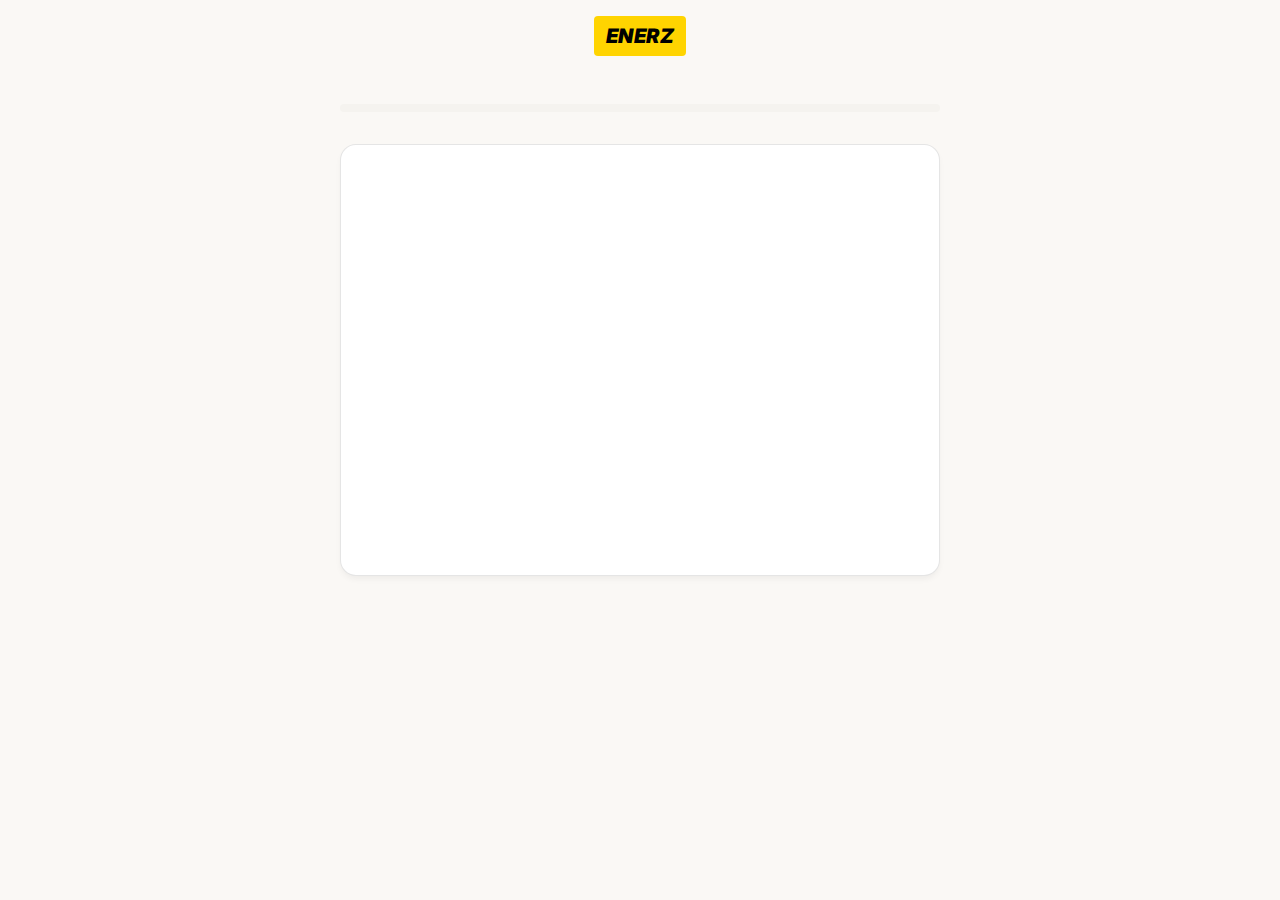
<file: quiz/index.html>
<!DOCTYPE html>
<html lang="pt-BR">

<head>
    <meta charset="UTF-8">
    <meta name="viewport" content="width=device-width, initial-scale=1.0, viewport-fit=cover">
    <meta name="description" content="Quiz Enerz - Descubra seu plano ideal">
    <meta name="theme-color" content="#FAF8F5">
    <title>Enerz Quiz | Seu Plano Personalizado</title>

    <link rel="preconnect" href="https://fonts.googleapis.com">
    <link rel="preconnect" href="https://fonts.gstatic.com" crossorigin>
    <link href="https://fonts.googleapis.com/css2?family=Inter:wght@400;500;600;700;900&display=swap" rel="stylesheet">

    <!-- Reuse main styles -->
    <link rel="stylesheet" href="../styles.css">
    <!-- Quiz specific styles -->
    <link rel="stylesheet" href="quiz.css">

    <!-- Meta Pixel Code - Keeping it consistent -->
    <script>
        !function (f, b, e, v, n, t, s) {
            if (f.fbq) return; n = f.fbq = function () {
                n.callMethod ?
                    n.callMethod.apply(n, arguments) : n.queue.push(arguments)
            };
            if (!f._fbq) f._fbq = n; n.push = n; n.loaded = !0; n.version = '2.0';
            n.queue = []; t = b.createElement(e); t.async = !0;
            t.src = v; s = b.getElementsByTagName(e)[0];
            s.parentNode.insertBefore(t, s)
        }(window, document, 'script',
            'https://connect.facebook.net/en_US/fbevents.js');
        fbq('init', '1793118674712620');
        fbq('track', 'PageView');
    </script>
    <noscript><img height="1" width="1" style="display:none"
            src="https://www.facebook.com/tr?id=1793118674712620&ev=PageView&noscript=1" /></noscript>
</head>

<body>

    <!-- Simplified Header -->
    <header class="quiz-header">
        <div class="container">
            <a href="/" class="logo">ENERZ</a>
        </div>
    </header>

    <main class="quiz-container">
        <div class="container">
            <!-- Progress Bar -->
            <div class="progress-container">
                <div class="progress-bar" id="progressBar"></div>
            </div>

            <!-- Quiz Content -->
            <div class="quiz-card" id="quizCard">
                <!-- Dynamic Content will be injected here via JS -->
            </div>
        </div>
    </main>

    <script src="../script.js"></script>
    <script src="app.js"></script>
</body>

</html>
</file>
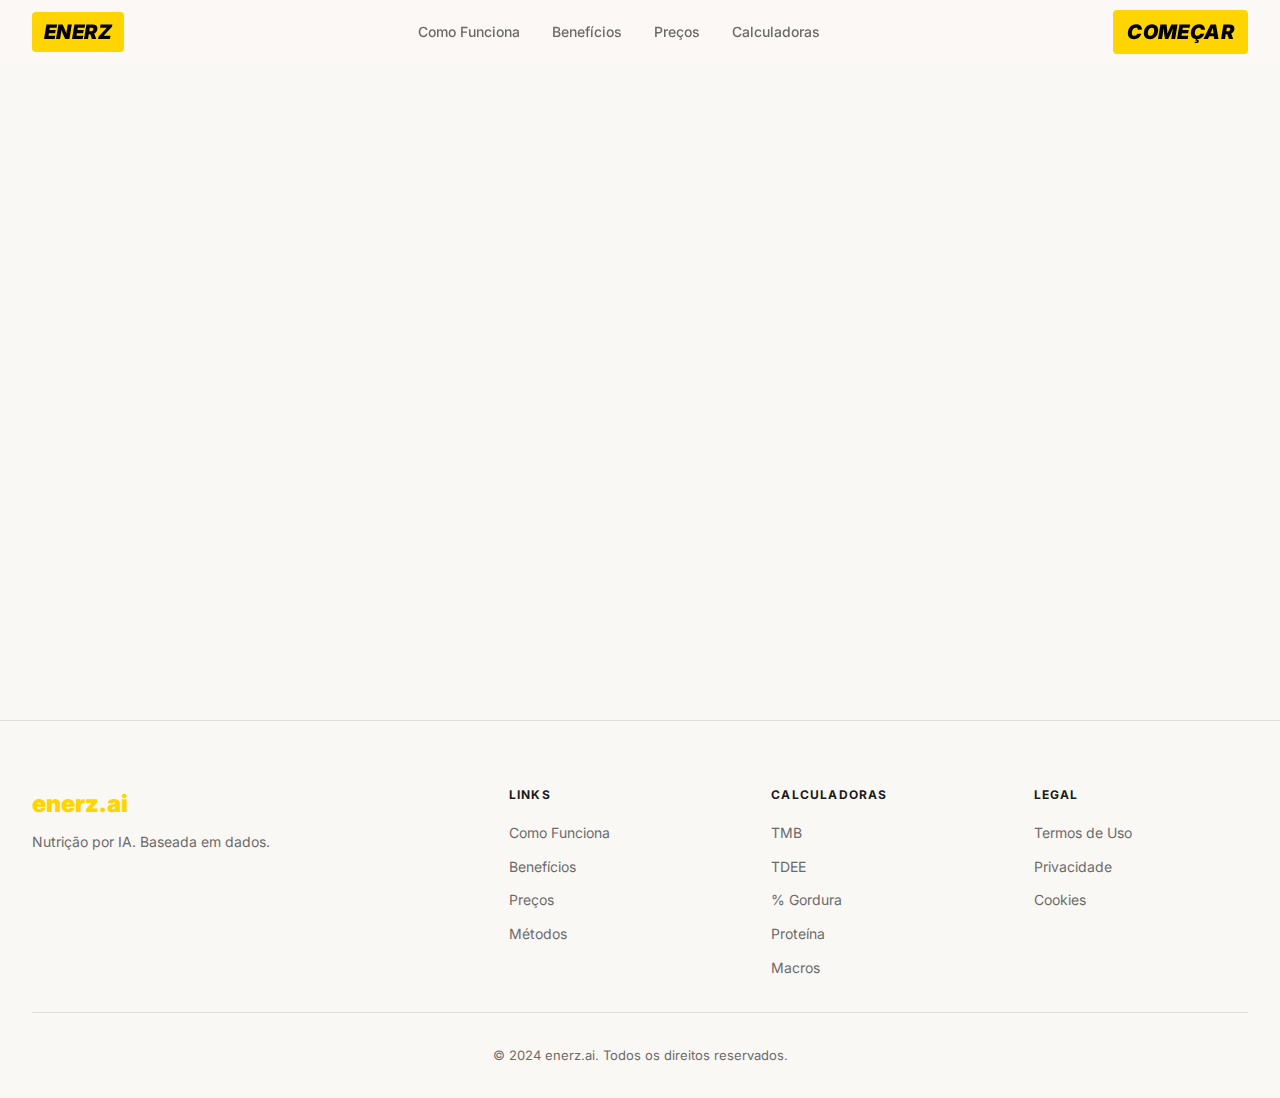
<file: sucesso/index.html>
<!DOCTYPE html>
<html lang="pt-BR">

<head>
    <meta charset="UTF-8">
    <meta name="viewport" content="width=device-width, initial-scale=1.0, viewport-fit=cover">
    <meta name="description"
        content="Nutrição organizada por inteligência artificial. Baseada em dados, não em promessas. Calculadoras científicas para TMB, TDEE, macros e mais.">
    <meta name="theme-color" content="#FAF8F5">
    <title>Sucesso | enerz.ai</title>

    <!-- Preload critical assets -->
    <link rel="preconnect" href="https://fonts.googleapis.com">
    <link rel="preconnect" href="https://fonts.gstatic.com" crossorigin>
    <link href="https://fonts.googleapis.com/css2?family=Inter:wght@400;500;600;700;900&display=swap" rel="stylesheet">

    <link rel="stylesheet" href="../styles.css">

    <!-- Meta Pixel Code -->
    <script>
        !function (f, b, e, v, n, t, s) {
            if (f.fbq) return; n = f.fbq = function () {
                n.callMethod ?
                    n.callMethod.apply(n, arguments) : n.queue.push(arguments)
            };
            if (!f._fbq) f._fbq = n; n.push = n; n.loaded = !0; n.version = '2.0';
            n.queue = []; t = b.createElement(e); t.async = !0;
            t.src = v; s = b.getElementsByTagName(e)[0];
            s.parentNode.insertBefore(t, s)
        }(window, document, 'script',
            'https://connect.facebook.net/en_US/fbevents.js');
        fbq('init', '1793118674712620');
        fbq('track', 'PageView');
        fbq('track', 'Purchase'); 
    </script>
    <noscript><img height="1" width="1" style="display:none"
            src="https://www.facebook.com/tr?id=1793118674712620&ev=PageView&noscript=1" /></noscript>
</head>

<body>
    <!-- Navbar -->
    <nav class="navbar" id="navbar">
        <div class="navbar-container">
            <a href="../index.html" class="logo">ENERZ</a>

            <div class="nav-links">
                <a href="../index.html#como-funciona">Como Funciona</a>
                <a href="../index.html#beneficios">Benefícios</a>
                <a href="../index.html#precos">Preços</a>
                <a href="/metodos-cientificos">Calculadoras</a>
            </div>

            <a href="../index.html#precos" class="btn btn-primary nav-cta">Começar</a>

            <button class="menu-toggle" id="menuToggle" aria-label="Menu">
                <svg width="24" height="24" viewBox="0 0 24 24" fill="none" stroke="currentColor" stroke-width="2">
                    <line x1="3" y1="6" x2="21" y2="6"></line>
                    <line x1="3" y1="12" x2="21" y2="12"></line>
                    <line x1="3" y1="18" x2="21" y2="18"></line>
                </svg>
            </button>
        </div>
    </nav>

    <!-- Mobile Menu -->
    <div class="mobile-menu" id="mobileMenu">
        <div class="mobile-menu-overlay" id="menuOverlay"></div>
        <div class="mobile-menu-content">
            <div class="mobile-menu-header">
                <span class="logo">ENERZ</span>
                <button class="menu-close" id="menuClose" aria-label="Fechar">
                    <svg width="24" height="24" viewBox="0 0 24 24" fill="none" stroke="currentColor" stroke-width="2">
                        <line x1="18" y1="6" x2="6" y2="18"></line>
                        <line x1="6" y1="6" x2="18" y2="18"></line>
                    </svg>
                </button>
            </div>
            <div class="mobile-menu-links">
                <a href="../index.html#como-funciona">Como Funciona</a>
                <a href="../index.html#beneficios">Benefícios</a>
                <a href="../index.html#precos">Preços</a>
                <a href="/metodos-cientificos">Calculadoras</a>
            </div>
            <a href="../index.html#precos" class="btn btn-primary mobile-menu-cta">Começar</a>
        </div>
    </div>

    <!-- Success Section -->
    <section class="hero" id="hero" style="min-height: 80vh; display: flex; align-items: center;">
        <!-- Bubbles removed -->
        <div class="container hero-content text-center" style="max-width: 800px; margin: 0 auto; text-align: center;">
            <div class="badge animate-fade-up">
                <svg width="16" height="16" viewBox="0 0 24 24" fill="none" stroke="currentColor" stroke-width="2">
                    <polyline points="20 6 9 17 4 12"></polyline>
                </svg>
                <span>Tudo pronto!</span>
            </div>
            <h1 class="hero-title animate-fade-up delay-1">
                Pagamento <span class="text-primary">Confirmado!</span>
            </h1>
            <p class="hero-subtitle animate-fade-up delay-2">
                Obrigado por se juntar a nós. Clique no botão abaixo para finalizar seu cadastro e ter acesso imediato.
            </p>
            <a href="https://wa.me/5534991355078" class="btn btn-primary btn-lg animate-fade-up delay-3"
                target="_blank">
                <svg width="24" height="24" viewBox="0 0 24 24" fill="none" stroke="currentColor" stroke-width="2"
                    style="margin-right: 8px;">
                    <path
                        d="M21 11.5a8.38 8.38 0 0 1-.9 3.8 8.5 8.5 0 0 1-7.6 4.7 8.38 8.38 0 0 1-3.8-.9L3 21l1.9-5.7a8.38 8.38 0 0 1-.9-3.8 8.5 8.5 0 0 1 4.7-7.6 8.38 8.38 0 0 1 3.8-.9h.5a8.48 8.48 0 0 1 8 8v.5z">
                    </path>
                </svg>
                Falar no WhatsApp
            </a>
        </div>
    </section>

    <!-- Footer -->
    <footer class="footer">
        <div class="container">
            <div class="footer-grid">
                <div class="footer-brand">
                    <a href="../index.html" class="footer-logo">enerz.ai</a>
                    <p>Nutrição por IA. Baseada em dados.</p>
                </div>

                <div class="footer-links">
                    <h4>Links</h4>
                    <ul>
                        <li><a href="../index.html#como-funciona">Como Funciona</a></li>
                        <li><a href="../index.html#beneficios">Benefícios</a></li>
                        <li><a href="../index.html#precos">Preços</a></li>
                        <li><a href="/metodos-cientificos">Métodos</a></li>
                    </ul>
                </div>

                <div class="footer-links">
                    <h4>Calculadoras</h4>
                    <ul>
                        <li><a href="/metodos-cientificos/tmb">TMB</a></li>
                        <li><a href="/metodos-cientificos/tdee">TDEE</a></li>
                        <li><a href="/metodos-cientificos/percentage-fat">% Gordura</a></li>
                        <li><a href="/metodos-cientificos/protein">Proteína</a></li>
                        <li><a href="/metodos-cientificos/macro-distribution">Macros</a></li>
                    </ul>
                </div>

                <div class="footer-links">
                    <h4>Legal</h4>
                    <ul>
                        <li><a href="/termos">Termos de Uso</a></li>
                        <li><a href="/privacidade">Privacidade</a></li>
                        <li><a href="/cookies">Cookies</a></li>
                    </ul>
                </div>
            </div>

            <div class="footer-bottom">
                <p>&copy; 2024 enerz.ai. Todos os direitos reservados.</p>
            </div>
        </div>
    </footer>

    <script src="../script.js"></script>
</body>

</html>
</file>
<file: styles.css>
/* ====================================
   ENERZ Landing Page - Mobile-First CSS
   Optimized for Performance
   ==================================== */

/* CSS Custom Properties */
:root {
    --primary: #FFD400;
    --primary-foreground: #000000;
    --background: #FAF8F5;
    --foreground: #1A1A1A;
    --secondary: #F5F3EF;
    --secondary-foreground: #1A1A1A;
    --muted: #F5F3EF;
    --muted-foreground: #6B6B6B;
    --border: rgba(0, 0, 0, 0.1);
    --radius: 0.625rem;
    --font-sans: 'Inter', -apple-system, BlinkMacSystemFont, 'Segoe UI', Roboto, sans-serif;
}

/* Reset & Base */
*,
*::before,
*::after {
    box-sizing: border-box;
    margin: 0;
    padding: 0;
}

html {
    scroll-behavior: smooth;
    -webkit-text-size-adjust: 100%;
}

body {
    font-family: var(--font-sans);
    background-color: var(--background);
    color: var(--foreground);
    line-height: 1.6;
    -webkit-font-smoothing: antialiased;
    -moz-osx-font-smoothing: grayscale;
    overflow-x: hidden;
}

img {
    max-width: 100%;
    height: auto;
    display: block;
}

a {
    color: inherit;
    text-decoration: none;
}

button {
    font-family: inherit;
    cursor: pointer;
    border: none;
    background: none;
}

ul {
    list-style: none;
}

/* Container */
.container {
    width: 100%;
    max-width: 1280px;
    margin: 0 auto;
    padding: 0 1rem;
}

/* Typography */
.text-primary {
    color: var(--primary);
}

.text-center {
    text-align: center;
}

.section-title {
    font-size: 2rem;
    font-weight: 900;
    line-height: 1;
    letter-spacing: -0.02em;
    text-transform: uppercase;
    font-style: italic;
    margin-bottom: 1.5rem;
}

.section-subtitle {
    font-size: 1rem;
    color: var(--muted-foreground);
    max-width: 500px;
}

/* Buttons */
.btn {
    display: inline-flex;
    align-items: center;
    justify-content: center;
    gap: 0.5rem;
    padding: 0.75rem 1.5rem;
    font-size: 0.875rem;
    font-weight: 900;
    border-radius: var(--radius);
    transition: all 0.2s ease;
    white-space: nowrap;
}

.btn-primary {
    background-color: var(--primary);
    color: var(--primary-foreground);
    border: 2px solid var(--primary);
}

.btn-primary:hover {
    background-color: #e6bf00;
    transform: scale(1.02);
}

.btn-primary:active {
    transform: scale(0.98);
}

.btn-lg {
    padding: 1rem 2rem;
    font-size: 1rem;
}

/* Badge */
.badge {
    display: inline-flex;
    align-items: center;
    gap: 0.5rem;
    padding: 0.375rem 1rem;
    font-size: 0.75rem;
    font-weight: 500;
    color: var(--primary);
    background: rgba(255, 212, 0, 0.1);
    border: 1px solid rgba(255, 212, 0, 0.3);
    border-radius: 9999px;
}

.badge svg {
    width: 14px;
    height: 14px;
}

/* ====================================
   NAVBAR
   ==================================== */
.navbar {
    position: fixed;
    top: 0;
    left: 0;
    right: 0;
    height: 56px;
    background: rgba(250, 248, 245, 0.85);
    backdrop-filter: blur(12px);
    -webkit-backdrop-filter: blur(12px);
    border-bottom: none;
    z-index: 100;
}

.navbar-container {
    display: flex;
    align-items: center;
    justify-content: space-between;
    height: 100%;
    max-width: 1280px;
    margin: 0 auto;
    padding: 0 1rem;
}

.logo {
    display: inline-flex;
    align-items: center;
    gap: 0.375rem;
    font-size: 1.25rem;
    font-weight: 900;
    font-style: italic;
    color: var(--primary-foreground);
    background: var(--primary);
    padding: 0.25rem 0.75rem;
    border-radius: 4px;
    position: relative;
    z-index: 10;
    letter-spacing: 0.02em;
}

.logo svg {
    flex-shrink: 0;
}

.nav-links {
    display: none;
    gap: 2rem;
    position: relative;
    z-index: 10;
}

.nav-links a {
    font-size: 0.875rem;
    font-weight: 500;
    color: var(--muted-foreground);
    transition: all 0.3s ease;
}

.nav-links a:hover {
    color: var(--primary);
}

.nav-links a.crossed {
    color: var(--primary);
    font-weight: 700;
}

.nav-cta {
    display: none;
    transition: all 0.3s ease;
    position: relative;
    z-index: 10;
    font-size: 1.25rem;
    font-weight: 900;
    font-style: italic;
    padding: 0.25rem 0.75rem;
    border-radius: 4px;
    text-transform: uppercase;
    letter-spacing: 0.02em;
}

.nav-cta.crossed {
    background-color: var(--primary);
    color: var(--primary-foreground);
    box-shadow: 0 0 20px rgba(255, 212, 0, 0.6), 0 0 40px rgba(255, 212, 0, 0.4);
}

.menu-toggle {
    display: none;
    /* Hidden on mobile now */
}

/* Scroll Progress Line */
.scroll-progress-line {
    position: absolute;
    bottom: 0;
    left: 0;
    width: 100%;
    height: 3px;
    pointer-events: none;
    overflow: visible;
}

/* On mobile, center the progress line and logo */
@media (max-width: 767px) {
    .navbar-container {
        justify-content: center;
    }

    .scroll-progress-line {
        top: 50%;
        bottom: auto;
        transform: translateY(-50%);
    }
}

.scroll-progress-line line {
    stroke: var(--primary);
    stroke-width: 3;
    stroke-linecap: round;
    transition: stroke-dashoffset 0.1s linear;
    vector-effect: non-scaling-stroke;
}


/* Mobile Menu */
.mobile-menu {
    position: fixed;
    inset: 0;
    z-index: 200;
    visibility: hidden;
    pointer-events: none;
}

.mobile-menu.open {
    visibility: visible;
    pointer-events: auto;
}

.mobile-menu-overlay {
    position: absolute;
    inset: 0;
    background: rgba(0, 0, 0, 0.5);
    opacity: 0;
    transition: opacity 0.3s ease;
}

.mobile-menu.open .mobile-menu-overlay {
    opacity: 1;
}

.mobile-menu-content {
    position: absolute;
    top: 0;
    right: 0;
    width: 80%;
    max-width: 320px;
    height: 100%;
    background: var(--background);
    border-left: 1px solid var(--border);
    transform: translateX(100%);
    transition: transform 0.3s ease;
    display: flex;
    flex-direction: column;
    padding: 1rem;
}

.mobile-menu.open .mobile-menu-content {
    transform: translateX(0);
}

.mobile-menu-header {
    display: flex;
    align-items: center;
    justify-content: space-between;
    padding-bottom: 1rem;
    border-bottom: 1px solid var(--border);
    margin-bottom: 1rem;
}

.menu-close {
    display: flex;
    align-items: center;
    justify-content: center;
    width: 40px;
    height: 40px;
    color: var(--foreground);
}

.mobile-menu-links {
    display: flex;
    flex-direction: column;
    gap: 0.5rem;
}

.mobile-menu-links a {
    display: block;
    padding: 0.75rem 1rem;
    font-size: 1rem;
    font-weight: 500;
    border-radius: var(--radius);
    transition: background 0.2s;
}

.mobile-menu-links a:hover {
    background: var(--secondary);
    color: var(--primary);
}

.mobile-menu-cta {
    margin-top: auto;
    width: 100%;
}

/* ====================================
   HERO SECTION
   ==================================== */
.hero {
    min-height: 100vh;
    min-height: 100svh;
    display: flex;
    align-items: center;
    justify-content: center;
    position: relative;
    padding: 80px 0 40px;
    overflow: hidden;
}

/* Hero background elements removed */

.hero-content {
    text-align: center;
    position: relative;
    z-index: 1;
}

.hero-title {
    font-size: clamp(2.5rem, 8vw, 5rem);
    font-weight: 900;
    line-height: 0.95;
    letter-spacing: -0.03em;
    text-transform: uppercase;
    font-style: italic;
    margin: 1.5rem 0;
}

.hero-subtitle {
    font-size: 1rem;
    color: var(--muted-foreground);
    max-width: 500px;
    margin: 0 auto 2rem;
}

/* Animations */
.animate-fade-up {
    opacity: 0;
    transform: translateY(20px);
    animation: fadeUp 0.6s ease forwards;
}

.delay-1 {
    animation-delay: 0.1s;
}

.delay-2 {
    animation-delay: 0.2s;
}

.delay-3 {
    animation-delay: 0.3s;
}

@keyframes fadeUp {
    to {
        opacity: 1;
        transform: translateY(0);
    }
}

/* ====================================
   VIDEO HERO SECTION
   ==================================== */
.video-hero {
    padding: 4rem 0;
    background: var(--secondary);
}

.video-hero-grid {
    display: flex;
    flex-direction: column;
    gap: 2rem;
    align-items: center;
}

.video-hero-content {
    text-align: center;
}

.video-hero-content .badge {
    margin-bottom: 1rem;
}

.video-mockup {
    position: relative;
    width: 80%;
    max-width: 280px;
    margin: 0 auto;
}

.video-mockup::before {
    content: '';
    position: absolute;
    top: -12px;
    bottom: -12px;
    left: -12px;
    right: -12px;
    border: 12px solid #1a1a1a;
    border-radius: 40px;
    z-index: 2;
    pointer-events: none;
    box-shadow:
        inset 0 0 0 2px rgba(255, 255, 255, 0.1),
        0 25px 50px -12px rgba(0, 0, 0, 0.3);
}

.video-mockup::after {
    content: '';
    position: absolute;
    top: -2px;
    left: 50%;
    transform: translateX(-50%);
    width: 120px;
    height: 30px;
    background: #1a1a1a;
    border-bottom-left-radius: 18px;
    border-bottom-right-radius: 18px;
    z-index: 3;
}

.video-container {
    position: relative;
    border-radius: 30px;
    overflow: hidden;
    border: 2px solid #000;
    background: #1A1A1A;
    aspect-ratio: 9/19;
}

.video-container video {
    width: 100%;
    height: 100%;
    object-fit: cover;
}

/* ====================================
   APP SHOWCASE & FEATURE SHOWCASE
   ==================================== */
.app-showcase,
.feature-showcase {
    padding: 4rem 0;
}

.feature-showcase {
    background: var(--secondary);
}

.showcase-grid {
    display: flex;
    flex-direction: column;
    gap: 3rem;
    align-items: center;
}

@media (max-width: 767px) {
    .showcase-grid.reverse {
        flex-direction: column-reverse;
    }
}

.showcase-content {
    text-align: center;
}

.showcase-title {
    font-size: 1.75rem;
    font-weight: 900;
    line-height: 1.1;
    letter-spacing: -0.02em;
    font-style: italic;
    margin-bottom: 1rem;
}

.showcase-subtitle {
    font-size: 1rem;
    color: var(--muted-foreground);
    margin-bottom: 2rem;
}

.features-list {
    display: flex;
    flex-direction: column;
    gap: 0.75rem;
}

.feature-card {
    display: flex;
    align-items: flex-start;
    gap: 1rem;
    padding: 1rem;
    background: var(--secondary);
    border: 1px solid var(--border);
    border-radius: var(--radius);
    text-align: left;
    transition: all 0.2s ease;
}

.feature-showcase .feature-card {
    background: var(--background);
}

.feature-card:active {
    transform: scale(0.98);
}

.feature-icon {
    display: flex;
    align-items: center;
    justify-content: center;
    width: 40px;
    height: 40px;
    background: rgba(255, 212, 0, 0.2);
    border-radius: 50%;
    flex-shrink: 0;
}

.feature-icon svg {
    color: var(--primary);
}

.feature-text h3 {
    font-size: 0.9375rem;
    font-weight: 600;
    margin-bottom: 0.25rem;
}

.feature-text p {
    font-size: 0.8125rem;
    color: var(--muted-foreground);
}

.showcase-image {
    position: relative;
    width: 100%;
    max-width: 320px;
}

/* .phone-glow removed */

.showcase-image img {
    position: relative;
    z-index: 1;
    width: 100%;
    border-radius: 20px;
    /* box-shadow removed */
}


/* ====================================
   BENEFITS SECTION
   ==================================== */
/* ====================================
   TESTIMONIALS SECTION (formerly Benefits)
   ==================================== */
.testimonials {
    padding: 4rem 0;
}

.testimonials-grid {
    display: grid;
    gap: 2rem;
}

/* Mobile: Horizontal scroll */
@media (max-width: 767px) {
    .testimonials-grid {
        display: flex;
        overflow-x: auto;
        scroll-snap-type: x mandatory;
        scroll-behavior: smooth;
        gap: 1rem;
        padding: 0 1rem 1rem 1rem;
        -webkit-overflow-scrolling: touch;
    }

    /* Hide scrollbar but keep functionality */
    .testimonials-grid::-webkit-scrollbar {
        display: none;
    }

    .testimonials-grid {
        -ms-overflow-style: none;
        scrollbar-width: none;
    }

    .testimonial-card {
        flex: 0 0 85%;
        scroll-snap-align: center;
        max-width: 350px;
    }
}

.testimonial-card {
    display: flex;
    flex-direction: column;
    align-items: center;
    text-align: center;
    padding: 2.5rem 2rem;
    background: var(--secondary);
    border: 1px solid var(--border);
    border-radius: var(--radius);
    transition: all 0.3s ease;
    box-shadow: 0 2px 8px rgba(0, 0, 0, 0.04);
}

.testimonial-card:hover {
    transform: translateY(-8px);
    box-shadow: 0 12px 40px rgba(0, 0, 0, 0.08);
    border-color: rgba(255, 212, 0, 0.2);
}

.testimonial-img-wrapper {
    position: relative;
    width: 120px;
    height: 120px;
    margin-bottom: 1.5rem;
}

.testimonial-img {
    width: 100%;
    height: 100%;
    border-radius: 50%;
    object-fit: cover;
    border: 4px solid var(--primary);
    box-shadow: 0 4px 12px rgba(255, 212, 0, 0.2);
}

.testimonial-text {
    font-size: 1.0625rem;
    font-style: italic;
    color: var(--foreground);
    margin-bottom: 1.5rem;
    line-height: 1.7;
    font-weight: 400;
}

.testimonial-author {
    margin-top: auto;
}

.testimonial-author h4 {
    font-size: 1.0625rem;
    font-weight: 700;
    margin-bottom: 0.5rem;
    color: var(--foreground);
    text-transform: uppercase;
    letter-spacing: 0.05em;
}

.stars {
    display: flex;
    justify-content: center;
    gap: 4px;
}

/* ====================================
   PRICING SECTION
   ==================================== */
.pricing {
    padding: 4rem 0;
    background: var(--secondary);
}

.pricing-security-note {
    display: inline-flex;
    align-items: center;
    gap: 0.5rem;
    font-size: 0.8125rem;
    color: var(--foreground);
    background: rgba(34, 197, 94, 0.08);
    border: 1px solid rgba(34, 197, 94, 0.25);
    padding: 0.625rem 1.25rem;
    border-radius: var(--radius);
    margin: 0 auto 2.5rem;
    text-align: center;
}

.pricing-security-note svg {
    color: #22c55e;
    flex-shrink: 0;
}

.pricing>.container {
    display: flex;
    flex-direction: column;
    align-items: center;
}

.pricing-grid {
    width: 100%;
    display: grid;
    grid-template-columns: 1fr;
    gap: 3rem;
    max-width: 1100px;
    margin: 0 auto;
    align-items: stretch;
}

.pricing-switch-wrapper {
    display: none;
}

/* On mobile, we only show the active plan and the switch */
@media (max-width: 1023px) {
    .pricing-switch-wrapper {
        display: flex;
        justify-content: center;
        margin-bottom: 2.5rem;
        width: 100%;
    }

    .pricing-switch {
        display: flex;
        background: var(--background);
        border: 1px solid var(--border);
        border-radius: 9999px;
        padding: 0.375rem;
        box-shadow: 0 4px 12px rgba(0, 0, 0, 0.05);
    }

    .switch-btn {
        background: transparent;
        border: none;
        padding: 0.625rem 1.25rem;
        font-size: 0.875rem;
        font-weight: 700;
        color: var(--muted-foreground);
        border-radius: 9999px;
        cursor: pointer;
        transition: all 0.3s ease;
    }

    .switch-btn.active {
        background: var(--primary);
        color: var(--primary-foreground);
        box-shadow: 0 2px 8px rgba(0, 0, 0, 0.1);
    }

    .pricing-card {
        display: none !important;
    }

    .pricing-card.active-plan {
        display: flex !important;
    }
}

.pricing-card {
    position: relative;
    padding: 1.5rem;
    background: var(--background);
    border: 1px solid var(--border);
    border-radius: var(--radius);
    text-align: center;
    display: flex;
    flex-direction: column;
    transition: all 0.3s ease;
}

.pricing-card:hover {
    transform: translateY(-4px);
    box-shadow: 0 12px 40px rgba(0, 0, 0, 0.08);
}

.pricing-card.popular {
    border: 2px solid var(--primary);
    box-shadow: 0 8px 32px rgba(255, 212, 0, 0.15);
}

.pricing-card.popular:hover {
    box-shadow: 0 16px 48px rgba(255, 212, 0, 0.25);
}

.popular-badge {
    position: absolute;
    top: -14px;
    left: 50%;
    transform: translateX(-50%);
    background: var(--primary);
    color: var(--foreground);
    font-size: 0.75rem;
    font-weight: 700;
    letter-spacing: 0.05em;
    text-transform: uppercase;
    padding: 0.375rem 1.25rem;
    border-radius: 9999px;
    white-space: nowrap;
}

.savings-badge {
    position: absolute;
    top: -14px;
    left: 50%;
    transform: translateX(-50%);
    background: #22c55e;
    color: #fff;
    font-size: 0.75rem;
    font-weight: 700;
    letter-spacing: 0.05em;
    text-transform: uppercase;
    padding: 0.375rem 1.25rem;
    border-radius: 9999px;
    white-space: nowrap;
}

.pricing-card-header {
    margin-bottom: 1rem;
}

.plan-name {
    font-size: 1.25rem;
    font-weight: 700;
    color: var(--foreground);
}

.price-display {
    margin-bottom: 1.5rem;
}

.price {
    display: flex;
    align-items: baseline;
    justify-content: center;
    gap: 0.25rem;
}

.price .currency {
    font-size: 1.25rem;
    font-weight: 600;
}

.price .amount {
    font-size: 2.5rem;
    font-weight: 900;
}

.price .period {
    font-size: 0.875rem;
    color: var(--muted-foreground);
}

.price-detail {
    font-size: 0.8125rem;
    color: var(--muted-foreground);
    margin-top: 0.5rem;
}

.pricing-features {
    text-align: left;
    margin-bottom: 2rem;
    flex-grow: 1;
}

.pricing-features li {
    display: flex;
    align-items: center;
    gap: 0.75rem;
    padding: 0.75rem 0;
    border-bottom: 1px solid var(--border);
    font-size: 0.9375rem;
}

.pricing-features li:last-child {
    border-bottom: none;
}

.pricing-features svg {
    color: var(--primary);
    flex-shrink: 0;
}

.pricing-cta {
    width: 100%;
    margin-bottom: 1rem;
    white-space: normal;
    padding-left: 1rem !important;
    padding-right: 1rem !important;
}

.pricing-note {
    font-size: 0.8125rem;
    color: var(--muted-foreground);
}

/* Outline button variant */
.btn-outline {
    background: transparent;
    color: var(--foreground);
    border: 2px solid var(--border);
    padding: 0.875rem 1.75rem;
    font-weight: 600;
    border-radius: var(--radius);
    cursor: pointer;
    transition: all 0.2s ease;
    display: inline-flex;
    align-items: center;
    justify-content: center;
    gap: 0.5rem;
    text-decoration: none;
    font-size: 0.9375rem;
}

.btn-outline:hover {
    border-color: var(--primary);
    background: rgba(255, 212, 0, 0.08);
    color: var(--foreground);
}

.btn-outline.btn-lg {
    padding: 1rem 2rem;
    font-size: 1rem;
}

.hidden {
    display: none !important;
}

/* ====================================
   FAQ SECTION
   ==================================== */
.faq {
    padding: 4rem 0;
}

.faq-list {
    max-width: 700px;
    margin: 0 auto;
}

.faq-item {
    border: 1px solid var(--border);
    border-radius: var(--radius);
    margin-bottom: 0.75rem;
    background: var(--secondary);
    overflow: hidden;
    transition: border-color 0.2s;
}

.faq-item.open {
    border-color: rgba(255, 212, 0, 0.5);
}

.faq-question {
    display: flex;
    align-items: center;
    justify-content: space-between;
    width: 100%;
    padding: 1rem 1.25rem;
    font-size: 0.9375rem;
    font-weight: 600;
    color: var(--foreground);
    text-align: left;
}

.faq-question svg {
    color: var(--muted-foreground);
    transition: transform 0.3s ease;
    flex-shrink: 0;
}

.faq-item.open .faq-question svg {
    transform: rotate(180deg);
}

.faq-answer {
    max-height: 0;
    overflow: hidden;
    transition: max-height 0.3s ease;
}

.faq-item.open .faq-answer {
    max-height: 300px;
}

.faq-answer p {
    padding: 0 1.25rem 1.25rem;
    font-size: 0.875rem;
    color: var(--muted-foreground);
    line-height: 1.7;
}

/* ====================================
   FOOTER
   ==================================== */
.footer {
    padding: 3rem 0 2rem;
    border-top: 1px solid var(--border);
}

.footer-grid {
    display: grid;
    gap: 2rem;
}

.footer-logo {
    font-size: 1.5rem;
    font-weight: 900;
    color: var(--primary);
    display: block;
    margin-bottom: 0.5rem;
}

.footer-brand p {
    font-size: 0.875rem;
    color: var(--muted-foreground);
}

.footer-links h4 {
    font-size: 0.75rem;
    font-weight: 700;
    text-transform: uppercase;
    letter-spacing: 0.1em;
    margin-bottom: 1rem;
}

.footer-links ul {
    display: flex;
    flex-direction: column;
    gap: 0.5rem;
}

.footer-links a {
    font-size: 0.875rem;
    color: var(--muted-foreground);
    transition: color 0.2s;
}

.footer-links a:hover {
    color: var(--primary);
}

.footer-bottom {
    margin-top: 2rem;
    padding-top: 2rem;
    border-top: 1px solid var(--border);
    text-align: center;
}

.footer-bottom p {
    font-size: 0.8125rem;
    color: var(--muted-foreground);
}

/* ====================================
   DESKTOP STYLES (768px+)
   ==================================== */
@media (min-width: 768px) {
    .container {
        padding: 0 2rem;
    }

    /* Navbar */
    .navbar {
        height: 64px;
    }

    .nav-links {
        display: flex;
    }

    .nav-cta {
        display: inline-flex;
    }

    .menu-toggle {
        display: none;
    }

    /* Hero */
    .hero {
        padding: 100px 0 60px;
    }

    .hero-orb-1 {
        width: 500px;
        height: 500px;
    }

    .hero-orb-2 {
        width: 350px;
        height: 350px;
        right: 10%;
    }

    .hero-subtitle {
        font-size: 1.125rem;
    }

    .btn-lg {
        padding: 1.25rem 2.5rem;
        font-size: 1.125rem;
    }

    /* Section Titles */
    .section-title {
        font-size: 3rem;
    }

    /* Video Hero */
    .video-hero {
        padding: 6rem 0;
    }

    .video-hero-grid {
        flex-direction: row;
        justify-content: space-between;
    }

    .video-hero-content {
        text-align: left;
        flex: 1;
        max-width: 500px;
    }

    .video-mockup {
        max-width: 320px;
    }

    /* Showcase Sections */
    .app-showcase,
    .feature-showcase {
        padding: 6rem 0;
    }

    .showcase-grid {
        flex-direction: row;
        justify-content: space-between;
        gap: 4rem;
    }

    .showcase-grid.reverse {
        flex-direction: row-reverse;
    }

    .showcase-content {
        flex: 1;
        text-align: left;
        max-width: 500px;
    }

    .showcase-title {
        font-size: 2.5rem;
    }

    .showcase-image {
        max-width: 450px;
    }

    .feature-card {
        padding: 1.25rem;
    }

    .feature-card:hover {
        transform: translateX(4px);
        border-color: rgba(255, 212, 0, 0.3);
    }

    /* Comparison Slider */
    .comparison-wrapper {
        max-width: 800px;
    }

    .comparison-container {
        aspect-ratio: 16/10;
    }

    .comparison-image .label {
        font-size: 0.875rem;
        padding: 0.625rem 1.25rem;
    }

    /* Testimonials */
    .testimonials {
        padding: 6rem 0;
    }

    .testimonials-grid {
        grid-template-columns: repeat(3, 1fr);
        gap: 2rem;
    }

    .testimonial-card {
        padding: 2.5rem;
        height: 100%;
        justify-content: space-between;
    }



    /* FAQ */
    .faq {
        padding: 6rem 0;
    }

    /* Footer */
    .footer {
        padding: 4rem 0 2rem;
    }

    .footer-grid {
        grid-template-columns: 2fr 1fr 1fr 1fr;
        gap: 3rem;
    }
}

/* ====================================
   LARGE DESKTOP (1024px+)
   ==================================== */
@media (min-width: 1024px) {

    /* Pricing */
    .pricing {
        padding: 6rem 0;
    }

    .pricing-grid {
        grid-template-columns: repeat(3, 1fr);
        gap: 1.5rem;
    }

    .pricing-card {
        padding: 2.5rem;
    }

    .pricing-card.popular {
        transform: scale(1.05);
    }

    .pricing-card.popular:hover {
        transform: scale(1.05) translateY(-4px);
    }

    .hero-orb-1 {
        width: 600px;
        height: 600px;
    }

    .hero-orb-2 {
        width: 400px;
        height: 400px;
    }

    .section-title {
        font-size: 3.5rem;
    }

    .showcase-title {
        font-size: 3rem;
    }

    .showcase-image {
        max-width: 500px;
    }

    .video-mockup {
        max-width: 360px;
    }
}

/* ====================================
   TOUCH DEVICE OPTIMIZATIONS
   ==================================== */
@media (hover: none) {
    .feature-card:hover {
        transform: none;
        border-color: var(--border);
    }

    .btn-primary:hover {
        transform: none;
    }
}

/* ====================================
   REDUCED MOTION
   ==================================== */
@media (prefers-reduced-motion: reduce) {

    *,
    *::before,
    *::after {
        animation-duration: 0.01ms !important;
        animation-iteration-count: 1 !important;
        transition-duration: 0.01ms !important;
    }

    html {
        scroll-behavior: auto;
    }
}

/* ====================================
   SAFE AREA (iPhone Notch)
   ==================================== */
@supports (padding: max(0px)) {
    .navbar {
        padding-left: max(1rem, env(safe-area-inset-left));
        padding-right: max(1rem, env(safe-area-inset-right));
    }

    .footer {
        padding-bottom: max(2rem, env(safe-area-inset-bottom));
    }
}

/* ====================================
   CONTENT PROTECTION
   ==================================== */
img,
video,
.video-container {
    -webkit-user-drag: none;
    -khtml-user-drag: none;
    -moz-user-drag: none;
    -o-user-drag: none;
    user-drag: none;
    -webkit-user-select: none;
    -moz-user-select: none;
    -ms-user-select: none;
    user-select: none;
    pointer-events: auto;
    /* Allow clicks (e.g. for play/pause) but prevent drag/select */
}
</file>
<file: calculadora/calculator.css>
/* ====================================
   CALCULATOR PAGE - SPECIFIC STYLES
   ==================================== */

/* Calculator Section */
.calculator-section {
    min-height: 100vh;
    padding: 100px 0 60px;
    background: var(--background);
}

.calculator-header {
    margin-bottom: 3rem;
}

/* Tab Navigation */
.calculator-tabs {
    display: flex;
    gap: 0.5rem;
    margin-bottom: 2rem;
    overflow-x: auto;
    -webkit-overflow-scrolling: touch;
    scrollbar-width: none;
}

.calculator-tabs::-webkit-scrollbar {
    display: none;
}

.tab-btn {
    flex: 1;
    min-width: 80px;
    padding: 0.875rem 1.5rem;
    font-size: 0.875rem;
    font-weight: 700;
    text-transform: uppercase;
    color: var(--muted-foreground);
    background: var(--secondary);
    border: 2px solid var(--border);
    border-radius: var(--radius);
    transition: all 0.2s ease;
    white-space: nowrap;
}

.tab-btn:hover {
    color: var(--foreground);
    border-color: rgba(255, 212, 0, 0.3);
}

.tab-btn.active {
    color: var(--primary-foreground);
    background: var(--primary);
    border-color: var(--primary);
}

/* Calculator Content */
.calculator-content {
    position: relative;
}

.calculator-panel {
    display: none;
    animation: fadeIn 0.3s ease;
}

.calculator-panel.active {
    display: block;
}

@keyframes fadeIn {
    from {
        opacity: 0;
        transform: translateY(10px);
    }

    to {
        opacity: 1;
        transform: translateY(0);
    }
}

/* Calculator Card */
.calculator-card {
    max-width: 600px;
    margin: 0 auto;
    padding: 2rem;
    background: var(--secondary);
    border: 1px solid var(--border);
    border-radius: var(--radius);
}

.calculator-title {
    font-size: 1.5rem;
    font-weight: 900;
    font-style: italic;
    margin-bottom: 0.75rem;
    color: var(--foreground);
}

.calculator-description {
    font-size: 0.9375rem;
    color: var(--muted-foreground);
    margin-bottom: 2rem;
    line-height: 1.6;
}

/* Form Styles */
.calculator-form {
    margin-bottom: 2rem;
}

.form-row {
    display: grid;
    grid-template-columns: 1fr;
    gap: 1rem;
    margin-bottom: 1rem;
}

@media (min-width: 768px) {
    .form-row {
        grid-template-columns: 1fr 1fr;
    }
}

.form-group {
    display: flex;
    flex-direction: column;
}

.form-group label {
    font-size: 0.875rem;
    font-weight: 600;
    color: var(--foreground);
    margin-bottom: 0.5rem;
}

.form-group input,
.form-group select {
    padding: 0.875rem 1rem;
    font-size: 1rem;
    font-family: var(--font-sans);
    color: var(--foreground);
    background: var(--background);
    border: 2px solid var(--border);
    border-radius: var(--radius);
    transition: all 0.2s ease;
}

.form-group input:focus,
.form-group select:focus {
    outline: none;
    border-color: var(--primary);
    box-shadow: 0 0 0 3px rgba(255, 212, 0, 0.1);
}

.form-group input:invalid:not(:placeholder-shown),
.form-group select:invalid:not(:placeholder-shown) {
    border-color: #ef4444;
}

.calculator-form .btn {
    width: 100%;
    margin-top: 1rem;
}

/* Result Card */
.result-card {
    padding: 2rem;
    background: var(--background);
    border: 2px solid var(--primary);
    border-radius: var(--radius);
    text-align: center;
    animation: slideUp 0.4s ease;
}

.result-card.hidden {
    display: none;
}

@keyframes slideUp {
    from {
        opacity: 0;
        transform: translateY(20px);
    }

    to {
        opacity: 1;
        transform: translateY(0);
    }
}

.result-card h3 {
    font-size: 1rem;
    font-weight: 600;
    color: var(--muted-foreground);
    margin-bottom: 1rem;
    text-transform: uppercase;
    letter-spacing: 0.05em;
}

.result-value {
    font-size: 3rem;
    font-weight: 900;
    font-style: italic;
    color: var(--primary);
    line-height: 1;
    margin-bottom: 0.5rem;
}

.result-description {
    font-size: 0.9375rem;
    color: var(--muted-foreground);
}

/* IMC Classification Colors */
.result-card[data-classification="underweight"] .result-value {
    color: #3b82f6;
}

.result-card[data-classification="normal"] .result-value {
    color: #10b981;
}

.result-card[data-classification="overweight"] .result-value {
    color: #f59e0b;
}

.result-card[data-classification="obese"] .result-value {
    color: #ef4444;
}

/* Calculator CTA */
.calculator-cta {
    max-width: 600px;
    margin: 4rem auto 0;
    padding: 2.5rem 2rem;
    background: var(--secondary);
    border: 1px solid var(--border);
    border-radius: var(--radius);
    text-align: center;
}

.calculator-cta h3 {
    font-size: 1.5rem;
    font-weight: 900;
    font-style: italic;
    margin-bottom: 0.75rem;
}

.calculator-cta p {
    font-size: 1rem;
    color: var(--muted-foreground);
    margin-bottom: 1.5rem;
}

/* Desktop Adjustments */
@media (min-width: 768px) {
    .calculator-section {
        padding: 120px 0 80px;
    }

    .calculator-card {
        padding: 3rem;
    }

    .calculator-title {
        font-size: 2rem;
    }

    .calculator-description {
        font-size: 1rem;
    }

    .result-value {
        font-size: 4rem;
    }

    .calculator-cta {
        padding: 3rem;
    }

    .calculator-cta h3 {
        font-size: 2rem;
    }
}

/* Touch Device Optimizations */
@media (hover: none) {
    .tab-btn:hover {
        color: var(--muted-foreground);
        border-color: var(--border);
    }

    .tab-btn.active:hover {
        color: var(--primary-foreground);
        border-color: var(--primary);
    }
}
</file>
<file: quiz/quiz.css>
/* Quiz Specific Styles */

.quiz-header {
    padding: 1rem 0;
    text-align: center;
    background: transparent;
    border-bottom: none;
    margin-bottom: 2rem;
}

.quiz-container {
    padding-bottom: 4rem;
    min-height: 80vh;
    display: flex;
    flex-direction: column;
    align-items: center;
}

.progress-container {
    width: 100%;
    max-width: 600px;
    height: 8px;
    background: var(--secondary);
    border-radius: 999px;
    margin: 0 auto 2rem;
    overflow: hidden;
}

.progress-bar {
    height: 100%;
    background: var(--primary);
    width: 0%;
    transition: width 0.3s ease;
}

.quiz-card {
    width: 100%;
    max-width: 600px;
    margin: 0 auto;
    background: #fff;
    /* Explicit white for card feel */
    border: 1px solid var(--border);
    border-radius: 1rem;
    padding: 2rem;
    text-align: center;
    box-shadow: 0 4px 6px -1px rgba(0, 0, 0, 0.05);
}

.question-title {
    font-size: 1.5rem;
    font-weight: 800;
    margin-bottom: 1.5rem;
    color: var(--foreground);
}

/* Option Buttons */
.options-grid {
    display: flex;
    flex-direction: column;
    gap: 1rem;
}

.option-btn {
    width: 100%;
    padding: 1.25rem;
    text-align: left;
    background: var(--background);
    border: 2px solid transparent;
    border-radius: 0.75rem;
    font-size: 1rem;
    font-weight: 600;
    color: var(--foreground);
    transition: all 0.2s;
    cursor: pointer;
    display: flex;
    align-items: center;
    justify-content: space-between;
}

.option-btn:hover {
    border-color: var(--primary);
    background: rgba(255, 212, 0, 0.05);
}

.option-btn.selected {
    border-color: var(--primary);
    background: rgba(255, 212, 0, 0.1);
}

/* Loading State */
.loading-state {
    display: flex;
    flex-direction: column;
    align-items: center;
    justify-content: center;
    padding: 2rem 0;
}

.spinner {
    width: 48px;
    height: 48px;
    border: 4px solid var(--secondary);
    border-top-color: var(--primary);
    border-radius: 50%;
    animation: spin 1s linear infinite;
    margin-bottom: 1.5rem;
}

@keyframes spin {
    to {
        transform: rotate(360deg);
    }
}

/* Result Section */
.result-content {
    text-align: center;
}

.result-icon {
    width: 80px;
    height: 80px;
    background: var(--primary);
    color: var(--primary-foreground);
    border-radius: 50%;
    display: flex;
    align-items: center;
    justify-content: center;
    margin: 0 auto 1.5rem;
}

.result-icon svg {
    width: 40px;
    height: 40px;
}

.result-title {
    font-size: 1.75rem;
    font-weight: 900;
    margin-bottom: 1rem;
}

.result-text {
    color: var(--muted-foreground);
    margin-bottom: 2rem;
    line-height: 1.6;
}

.video-wrapper {
    position: relative;
    padding-bottom: 56.25%; /* 16:9 Aspect Ratio */
    height: 0;
    overflow: hidden;
    max-width: 100%;
    background: #000;
    margin-bottom: 1.5rem;
    border-radius: 0.75rem;
    box-shadow: 0 4px 6px -1px rgba(0, 0, 0, 0.1), 0 2px 4px -1px rgba(0, 0, 0, 0.06);
}

.video-wrapper iframe {
    position: absolute;
    top: 0;
    left: 0;
    width: 100%;
    height: 100%;
}

.plan-highlight {
    background: #FFFAE6;
    /* Very light yellow */
    border: 1px solid var(--primary);
    border-radius: 0.75rem;
    padding: 1.5rem;
    margin-bottom: 2rem;
}

.plan-highlight h3 {
    font-size: 1.1rem;
    font-weight: 700;
    margin-bottom: 0.5rem;
}

.guarantee {
    font-size: 0.875rem;
    color: var(--muted-foreground);
    margin-top: 1rem;
}

.hidden {
    display: none;
}
</file>
